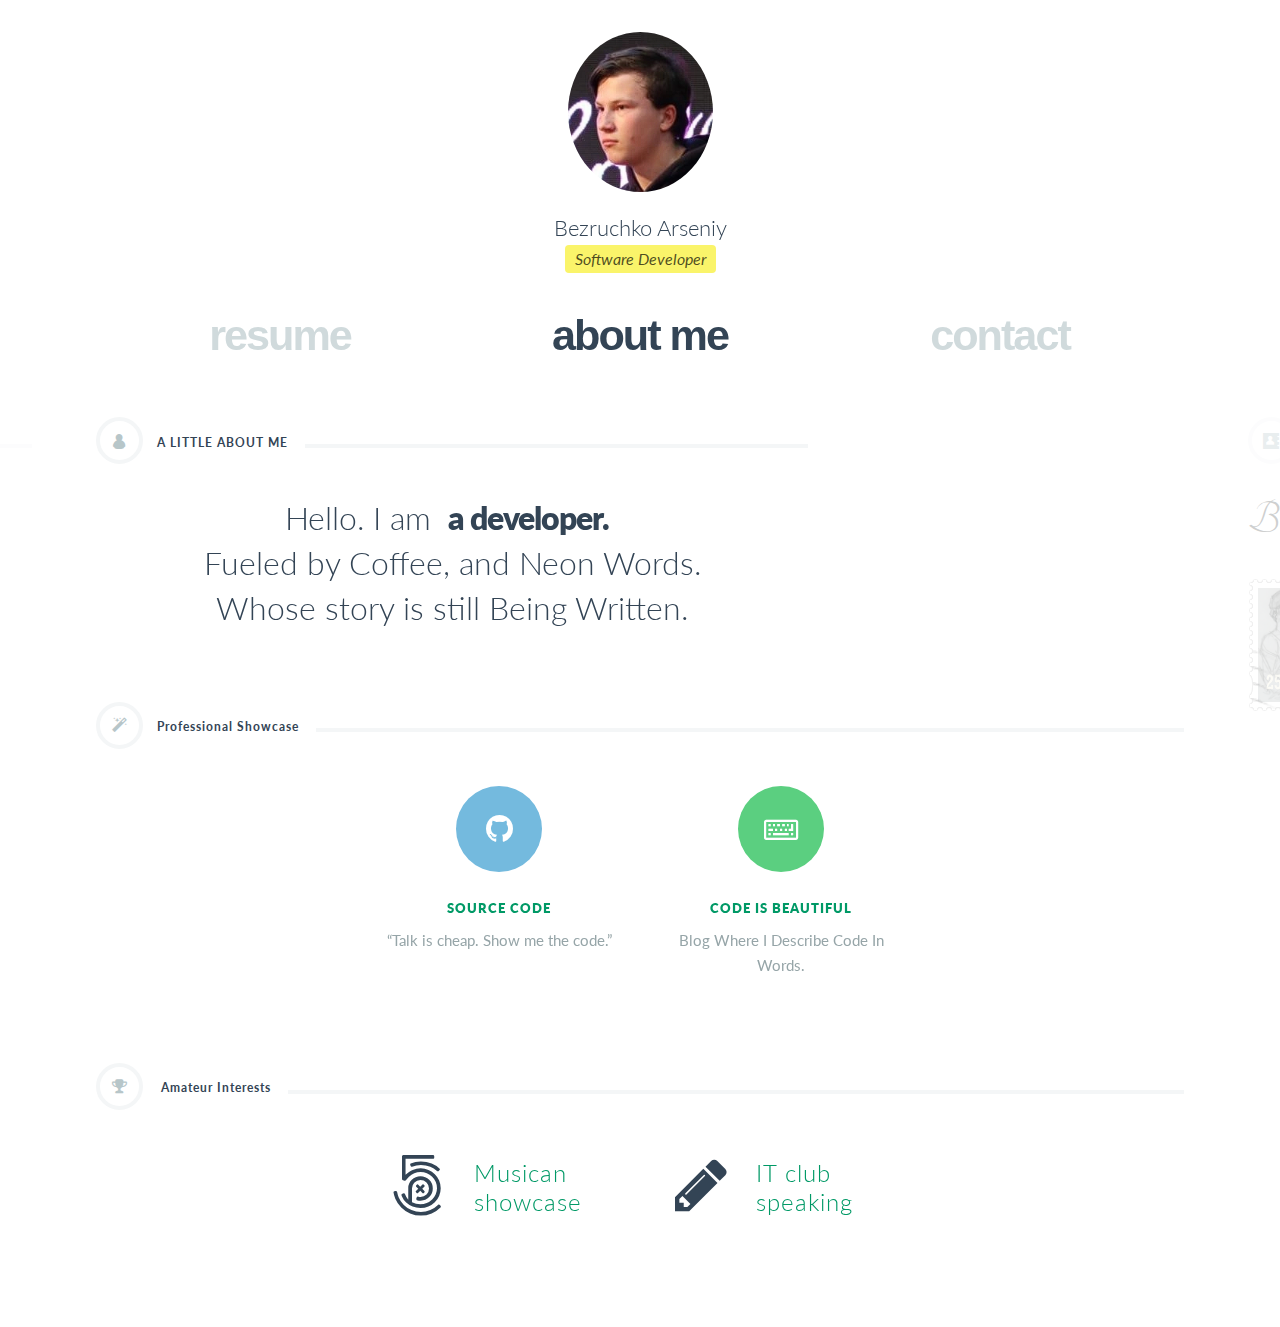
<file: index.html>
<!DOCTYPE html>
<html
  lang="en"
  class="no-js one-page-layout"
  data-classic-layout="false"
  data-mobile-only-classic-layout="true"
  data-inAnimation="fadeInUp"
  data-outAnimation="fadeOutDownBig"
>
  <head>
    <meta charset="utf-8" />
    <meta name="viewport" content="width=device-width, initial-scale=1, maximum-scale=1"/>
    <meta name="description" content="Bezruchko Arseniy" />
    <meta name="keywords" content="Arseniy, Bezruchko, Bezruchko Arseniy Russia, Bezruchko Arseniy developer, Bezruchko Arseniy golang, Bezruchko Arseniy golangrussia, bezruchkoarseniy, arseniybezruchko, Bezruchko Arseniy, bezruchkoarseniy"/>
    <meta name="author" content="Bezruchko Arseniy" />

    <title>Bezruchko Arseniy</title>

    <!-- FAV and TOUCH ICONS -->
    <link rel="shortcut icon" href="images/ico/logo.svg" />

    <script src="js/modernizr.custom.js"></script>

    <!-- FONTS -->
    <link href="https://fonts.googleapis.com/css?family=Lato:100,300,400,700,900,100italic,300italic,400italic,700italic,900italic" rel="stylesheet" type="text/css"/>
    <link href="https://fonts.googleapis.com/css?family=Oswald" rel="stylesheet" type="text/css"/>
    <link href="https://fonts.googleapis.com/css?family=Tangerine:400,700" rel="stylesheet" type="text/css"/>

    <!-- STYLES -->
    <link rel="stylesheet" type="text/css" media="print" href="css/print.css" />
    <link rel="stylesheet" type="text/css" href="css/normalize.css" />
    <link rel="stylesheet" type="text/css" href="css/bootstrap.min.css" />
    <link rel="stylesheet" type="text/css" href="js/nprogress/nprogress.css" />
    <link rel="stylesheet" type="text/css" href="css/animate.css" />
    <link rel="stylesheet" type="text/css" href="css/fonts/font-awesome/css/font-awesome.min.css"/>
    <link rel="stylesheet" type="text/css" href="css/fonts/fontello/css/fontello.css"/>
    <link rel="stylesheet" type="text/css" href="css/jquery.fancybox-1.3.4.css"/>
    <link rel="stylesheet" type="text/css" href="js/google-code-prettify/prettify.css"/>
    <link rel="stylesheet" type="text/css" href="css/uniform.default.css" />
    <link rel="stylesheet" type="text/css" href="css/flexslider.css" />
    <link rel="stylesheet" type="text/css" href="js/mediaelement/mediaelementplayer.css"/>
    <link rel="stylesheet" type="text/css" href="css/tooltipster.css" />
    <link rel="stylesheet" type="text/css" href="css/style.css" />
    <link rel="stylesheet" type="text/css" href="css/main.css" />

    <!--[if lte IE 9]>
      <script src="js/html5shiv.js"></script>
      <script src="js/respond.min.js"></script>
      <script src="js/selectivizr-min.js"></script>
    <![endif]-->
  </head>

  <body>
    <!-- CONTAINER -->
    <div class="container" id="container">
      <!-- HEADER -->
      <header class="header">
        <img src="images/site/avatar.png" alt="Bezruchko Arseniy avatar" />
        <h1>Bezruchko Arseniy</h1>
        <p>Software Developer</p>

        <!-- NAV MENU -->
        <ul class="vs-nav">
          <li><a href="#/about">about me</a></li>

          <li><a href="#/contact">contact</a></li>
          <li><a href="#/resume">resume</a></li>
        </ul>
        <!-- NAV MENU -->
      </header>
      <!-- HEADER -->

      <!-- WRAPPER -->
      <div class="wrapper">
        <!-- PAGE : ABOUT -->
        <section id="about" class="page">
          <div class="content">
            <!-- row -->
            <div class="row">
              <!-- column 8/12 -->
              <!-- now column 12/12 -->
              <div class="col-md-8">
                <h2 class="section-title">
                  <span><i class="icon-guest"></i>A LITTLE ABOUT ME</span>
                </h2>

                <!-- intro -->
                <div class="intro">
                  <h2>
                    Hello. I am

                    <span class="rotate-words">
                      <span>a developer.</span>
                      <span>a creator.</span>
                      <span>a musican.</span>
                      <span>a designer.</span>
                    </span>

                    <br />
                    Fueled by Coffee, and Neon Words.
                    <br />
                    Whose story is still Being Written.
                  </h2>
                </div>
                <!-- intro -->
              </div>
              <!-- column 8/12 -->

              <!-- column 4/12 -->
<!--              <div class="col-md-4">-->
<!--                <h2 class="section-title">-->
<!--                  <span><i class="icon-twitter"></i>LATEST NEWS</span>-->
<!--                </h2>-->
<!--                <a href="Тут вставлю данные с тг канала или rss ленты" target="_blank">-->
<!--                  <div-->
<!--                    id="latest-tweets"-->
<!--                  ></div>-->
<!--                </a>-->
<!--              </div>-->
              <!-- column 4/12 -->
            </div>
            <!-- row -->

            <h2 class="section-title">
              <span><i class="fa fa-magic"></i>Professional Showcase</span>
            </h2>

            <!-- SERVICES -->
            <div class="row">
              <div class="col-md-3 hidden-sm hidden-xs">
                <!-- service -->
                <div class="service color3"></div>
                <!-- service -->
              </div>

              <div class="col-sm-6 col-md-3">
                <!-- service -->
                <div class="service color2">
                  <a href="https://github.com/Stelsgamer/" target="_blank">
                    <i class="fa fa-github"></i>
                    <h4>Source Code</h4>
                    <p>“Talk is cheap. Show me the code.”</p>
                  </a>
                </div>
                <!-- service -->
              </div>

              <div class="col-sm-6 col-md-3">
                <!-- service -->
                <div class="service color3">
                  <a href="https://blog.asmsystems.ru" target="_blank">
                    <i class="fa fa-keyboard-o"></i>
                    <h4>Code Is Beautiful</h4>
                    <p>Blog Where I Describe Code In Words.</p></a
                  >
                </div>
                <!-- service -->
              </div>

              <div class="col-md-3 hidden-sm hidden-xs">
                <!-- service -->
                <div class="service color3"></div>
                <!-- service -->
              </div>
            </div>
            <!-- SERVICES -->

            <h2 class="section-title">
              <span><i class="fa fa-trophy"></i> Amateur Interests</span>
            </h2>

            <!-- FUN FACT -->
            <div class="row">
              <div class="col-md-3 hidden-sm hidden-xs">
                <!-- fun-fact -->
                <div class="fun-fact"></div>
                <!-- fun-fact -->
              </div>

              <div class="col-sm-6 col-md-3">
                <!-- fun-fact -->
                <div class="fun-fact">
                  <i class="fa fa-500px"></i>
                  <a href="#https://найти и захостить лучшие выступления" target="_blank">
                    <h4>Musican showcase</h4>
                  </a>
                </div>
                <!-- fun-fact -->
              </div>

              <div class="col-sm-6 col-md-3">
                <!-- fun-fact -->
                <div class="fun-fact">
                  <i class="fa fa-pencil"></i>
                  <a href="#https://itclub.ru" target="_blank">
                    <h4>IT club speaking</h4>
                  </a>
                </div>
                <!-- fun-fact -->
              </div>

              <div class="col-md-3 hidden-sm hidden-xs">
                <!-- fun-fact -->
                <div class="fun-fact"></div>
                <!-- fun-fact -->
              </div>
            </div>
            <!-- FUN FACT -->

            <!-- CLIENTS -->
            <!-- CLIENTS -->
          </div>
        </section>
        <!-- PAGE : ABOUT -->

        <!-- PAGE : CONTACT -->
        <section id="contact" class="page">
          <div class="content">
            <!-- row -->
            <div class="row">
              <!-- column 6/12 -->
              <div class="col-md-6">
                <h2 class="section-title">
                  <span
                    ><i class="icon-address-book"></i>LET'S GET IN TOUCH</span
                  >
                </h2>

                <!-- LETTER -->
                <div class="letter">
                  <h4 class="letter-title">Bezruchko Arseniy</h4>

                  <div class="stamp">
                    <img src="images/site/stamp-image.jpg" alt="stamp" />
                  </div>

                  <div class="letter-info">
                    <p><i class="icon-at"></i>Bezruchkoarseniy@gmail.com</p>
                    <p><i class="icon-location"></i>Sakhlin, Russia</p>
                  </div>
                </div>
                <!-- LETTER -->
              </div>
              <!-- column 6/12 -->

              <!-- column 6/12 -->
              <div class="col-md-6">
                <h2 class="section-title">
                  <span><i class="icon-chat"></i>LET'S SOCIALIZE</span>
                </h2>

                <!-- SOCIAL -->
                <ul class="social">
                  <li>
                    <a
                      class="github"
                      href="https://github.com/Stelsgamer/"
                      target="_blank"
                    ></a>
                  </li>
                  <li>
                    <a
                      class="youtube"
                      href="https://youtube.com"
                      target="_blank"
                    ></a>
                  </li>
                  <li>
                    <a
                      class="rss"
                      href="#rss"
                      target="_blank"
                    ></a>
                  </li>
                </ul>
                <!-- SOCIAL -->
              </div>
              <!-- column 6/12 --><!-- column 6/12 -->
            </div>
            <!-- row -->
          </div>
        </section>
        <!-- PAGE : CONTACT -->

        <!-- PAGE : RESUME -->
        <section id="resume" class="page">
          <div class="content">
            <!-- CONTENT -->

            <!-- row -->
            <div class="row">
              <!-- col 6/12 -->
              <div class="col-md-6">
                <!-- timeline -->
                <div class="timeline">
                  <h2><i class="fa fa-flask"></i>WORK HISTORY</h2>

                   <div class="event current">
                    <span class="date">2024</span>
                    <h4>Senior Software Engineer</h4>
                    <h5>Rhonda Software.</h5>
                  </div>

                  <div class="event">
                    <span class="date">2023</span>
                    <h4>Senior FullStack Developer</h4>
                    <h5>Sakhalin Design Bureau of SIMR RAS.</h5>
                  </div>

                  <div class="event">
                    <span class="date">2023</span>
                    <h4>Middle Backend Developer</h4>
                    <h5>Sakhalin Design Bureau of SIMR RAS.</h5>
                  </div>

                  <div class="event">
                    <span class="date">2022</span>
                    <h4>UI|UX Designer / Integrator</h4>
                    <h5>Uminaki.</h5>
                  </div>

                  <div class="event">
                    <span class="date">2022</span>
                    <h4>Microservice Engineer</h4>
                    <h5>Uminaki.</h5>
                  </div>

                  <div class="event">
                    <span class="date">2021</span>
                    <h4>Assistant System Engineer</h4>
                    <h5>Sakhcom.</h5>
                  </div>

                  <div class="event">
                    <span class="date">2020</span>
                    <h4>System Consultancy Services</h4>
                    <h5>Rhonda Software.</h5>
                  </div>
                </div>
                <!-- timeline -->

                <!-- timeline -->
                <div class="timeline">
                  <h2><i class="icon-college"></i>EDUCATION HISTORY</h2>

                  <div class="event">
                    <span class="date">2023</span>
                    <h4>Technosphere safety engineer</h4>
                    <h5>Institute of Natural Sciences and Technosphere Security</h5>
                    <p>
                      I studied of Sakhalin State University.
                    </p>
                  </div>
                </div>
                <!-- timeline -->
              </div>
              <!-- col 6/12 -->

              <!-- col 6/12 -->
              <div class="col-md-6">
                <h2 class="section-title">
                  <span
                    ><i class="icon-linkedin"></i>VIEW MY DEEPMIND STUDIO PROFILE</span
                  >
                </h2>

                <p>
                  I currently work for Nyan corp.
                </p>

                <!-- DOWNLOAD BUTTON -->
                <div class="download-button">
                  <a
                    href="https://deepmind.studio/"
                    target="_blank"
                    class="button primary"
                    >MY DEEPMIND PROFILE</a
                  >
                </div>
                <!-- DOWNLOAD BUTTON -->
              </div>
              <!-- col 6/12 -->
            </div>
            <!-- row -->
          </div>
          <!-- CONTENT -->
        </section>
        <!-- PAGE : RESUME -->
      </div>
      <!-- WRAPPER -->
    </div>
    <!-- CONTAINER -->

    <!-- PORTFOLIO SINGLE AJAX CONTENT CONTAINER -->
    <div class="p-overlay"></div>
    <div class="p-overlay"></div>

    <!-- ALERT : used for contact form mail delivery alert -->
    <div class="site-alert animated"></div>

    <!-- SCRIPTS -->
<!--    <script src="js/jquery-1.10.2.min.js"></script>-->
    <script src="js/jquery-3.7.1.min.js"></script>

    <script src="js/jquery-migrate-1.2.1.min.js"></script>
    <script src="js/jquery.address.min.js"></script>
    <script src="js/triple.layout.js"></script>
    <script src="js/nprogress/nprogress.js"></script>
    <script src="js/fastclick.js"></script>
    <script src="js/jquery.imagesloaded.min.js"></script>
    <script src="js/jquery.isotope.min.js"></script>
    <script src="js/jquery.flexslider-min.js"></script>
    <script src="js/jquery.fitvids.js"></script>
    <script src="js/jquery.uniform.min.js"></script>
    <script src="js/jquery.fancybox-1.3.4.pack.js"></script>
    <script src="js/google-code-prettify/prettify.js"></script>
    <script src="js/mediaelement/mediaelement-and-player.min.js"></script>
    <script src="js/classie.js"></script>
    <script src="js/main.js"></script>
  </body>
</html>
</file>
<file: css/print.css>
/* Print Style Sheet */
@media print {
	body { background:white; font-size:10pt; margin:0 }
	h1, h2, h3, h4, h5, h6 { page-break-after:avoid; page-break-inside:avoid }
	blockquote, table, pre { page-break-inside:avoid }
	ul, ol, dl  { page-break-before:avoid }
	img { page-break-inside:avoid; page-break-after:avoid; }
	.vs-triplelayout .vs-nav .vs-nav-left, .vs-triplelayout .vs-nav .vs-nav-right { display: none; }
}
</file>
<file: js/nprogress/nprogress.css>
/* Make clicks pass-through */
#nprogress {
  pointer-events: none; position: relative; z-index: 1000;
}

#nprogress .bar {
  background: #5BCF80;
  position: fixed;
  z-index: 100;
  top: 0;
  left: 0;
  width: 100%;
  height: 3px;
}

/* Fancy blur effect */
#nprogress .peg {
  display: block;
  position: absolute;
  right: 0px;
  width: 100px;
  height: 100%;
  opacity: 1.0;

  -webkit-transform: rotate(3deg) translate(0px, -6px);
      -ms-transform: rotate(3deg) translate(0px, -6px);
          transform: rotate(3deg) translate(0px, -6px);
}

/* Remove these to get rid of the spinner */
#nprogress .spinner {
  display: block;
  position: fixed;
  z-index: 10000;
  top: 15px;
  left: 15px;
}

#nprogress .spinner-icon {
  width: 20px;
  height: 20px;
  box-sizing: border-box;

  border: solid 3px transparent;
  border-top-color: #5BCF80;
  border-left-color: #5BCF80;
  border-radius: 50%;

  -webkit-animation: nprogress-spinner 400ms linear infinite;
          animation: nprogress-spinner 400ms linear infinite;
}

@-webkit-keyframes nprogress-spinner {
  0%   { -webkit-transform: rotate(0deg); }
  100% { -webkit-transform: rotate(360deg); }
}
@keyframes nprogress-spinner {
  0%   { transform: rotate(0deg); }
  100% { transform: rotate(360deg); }
}
</file>
<file: css/fonts/fontello/css/fontello.css>
@font-face {
  font-family: 'fontello';
  src: url('../font/fontello.eot?63985987');
  src: url('../font/fontello.eot?63985987#iefix') format('embedded-opentype'),
       url('../font/fontello.woff?63985987') format('woff'),
       url('../font/fontello.ttf?63985987') format('truetype'),
       url('../font/fontello.svg?63985987#fontello') format('svg');
  font-weight: normal;
  font-style: normal;
}
/* Chrome hack: SVG is rendered more smooth in Windozze. 100% magic, uncomment if you need it. */
/* Note, that will break hinting! In other OS-es font will be not as sharp as it could be */
/*
@media screen and (-webkit-min-device-pixel-ratio:0) {
  @font-face {
    font-family: 'fontello';
    src: url('../font/fontello.svg?63985987#fontello') format('svg');
  }
}
*/
 
 [class^="icon-"]:before, [class*=" icon-"]:before {
  font-family: "fontello";
  font-style: normal;
  font-weight: normal;
  speak: none;
 
  display: inline-block;
  text-decoration: inherit;
  width: 1em;
  margin-right: .2em;
  text-align: center;
  /* opacity: .8; */
 
  /* For safety - reset parent styles, that can break glyph codes*/
  font-variant: normal;
  text-transform: none;
     
  /* fix buttons height, for twitter bootstrap */
  line-height: 1em;
 
  /* Animation center compensation - margins should be symmetric */
  /* remove if not needed */
  margin-left: .2em;
 
  /* you can be more comfortable with increased icons size */
  /* font-size: 120%; */
 
  /* Uncomment for 3D effect */
  /* text-shadow: 1px 1px 1px rgba(127, 127, 127, 0.3); */
}
 
.icon-facebook:before { content: '\e800'; } /* '' */
.icon-twitter:before { content: '\e801'; } /* '' */
.icon-linkedin:before { content: '\e802'; } /* '' */
.icon-gplus:before { content: '\e803'; } /* '' */
.icon-pinterest:before { content: '\e804'; } /* '' */
.icon-github-circled:before { content: '\e805'; } /* '' */
.icon-dribbble:before { content: '\e806'; } /* '' */
.icon-digg:before { content: '\e807'; } /* '' */
.icon-instagram:before { content: '\e808'; } /* '' */
.icon-xing:before { content: '\e809'; } /* '' */
.icon-lastfm:before { content: '\e80a'; } /* '' */
.icon-rss:before { content: '\e80b'; } /* '' */
.icon-vimeo:before { content: '\e80c'; } /* '' */
.icon-forrst:before { content: '\e80d'; } /* '' */
.icon-foursquare:before { content: '\e80e'; } /* '' */
.icon-blogger:before { content: '\e80f'; } /* '' */
.icon-flickr:before { content: '\e810'; } /* '' */
.icon-weibo:before { content: '\e811'; } /* '' */
.icon-skype:before { content: '\e812'; } /* '' */
.icon-youtube:before { content: '\e813'; } /* '' */
.icon-soundcloud:before { content: '\e814'; } /* '' */
.icon-tumblr:before { content: '\e815'; } /* '' */
.icon-wordpress:before { content: '\e816'; } /* '' */
.icon-stackoverflow:before { content: '\e817'; } /* '' */
.icon-delicious:before { content: '\e818'; } /* '' */
.icon-grooveshark:before { content: '\e819'; } /* '' */
.icon-lkdto:before { content: '\e81a'; } /* '' */
.icon-hackernews:before { content: '\e81b'; } /* '' */
.icon-login:before { content: '\e81c'; } /* '' */
.icon-lego:before { content: '\e81d'; } /* '' */
.icon-bitbucket:before { content: '\e81e'; } /* '' */
.icon-pocket:before { content: '\e81f'; } /* '' */
.icon-buffer:before { content: '\e820'; } /* '' */
.icon-acrobat:before { content: '\e821'; } /* '' */
.icon-drupal:before { content: '\e822'; } /* '' */
.icon-statusnet:before { content: '\e823'; } /* '' */
.icon-appnet:before { content: '\e824'; } /* '' */
.icon-dwolla:before { content: '\e825'; } /* '' */
.icon-angellist:before { content: '\e826'; } /* '' */
.icon-print:before { content: '\e827'; } /* '' */
.icon-cart:before { content: '\e828'; } /* '' */
.icon-opentable:before { content: '\e829'; } /* '' */
.icon-stripe:before { content: '\e82a'; } /* '' */
.icon-posterous:before { content: '\e82b'; } /* '' */
.icon-scribd:before { content: '\e82c'; } /* '' */
.icon-eventbrite:before { content: '\e82d'; } /* '' */
.icon-intensedebate:before { content: '\e82e'; } /* '' */
.icon-yelp:before { content: '\e82f'; } /* '' */
.icon-eventasaurus:before { content: '\e830'; } /* '' */
.icon-quora:before { content: '\e831'; } /* '' */
.icon-openid:before { content: '\e832'; } /* '' */
.icon-pinboard:before { content: '\e833'; } /* '' */
.icon-gmail:before { content: '\e834'; } /* '' */
.icon-songkick:before { content: '\e835'; } /* '' */
.icon-plurk:before { content: '\e836'; } /* '' */
.icon-itunes:before { content: '\e837'; } /* '' */
.icon-googleplay:before { content: '\e838'; } /* '' */
.icon-github:before { content: '\e839'; } /* '' */
.icon-ebay:before { content: '\e83a'; } /* '' */
.icon-dropbox:before { content: '\e83b'; } /* '' */
.icon-cloudapp:before { content: '\e83c'; } /* '' */
.icon-steam:before { content: '\e83d'; } /* '' */
.icon-amazon:before { content: '\e83e'; } /* '' */
.icon-podcast:before { content: '\e83f'; } /* '' */
.icon-myspace:before { content: '\e840'; } /* '' */
.icon-macstore:before { content: '\e841'; } /* '' */
.icon-email:before { content: '\e842'; } /* '' */
.icon-chrome:before { content: '\e843'; } /* '' */
.icon-yahoo:before { content: '\e844'; } /* '' */
.icon-windows:before { content: '\e845'; } /* '' */
.icon-viadeo:before { content: '\e846'; } /* '' */
.icon-instapaper:before { content: '\e847'; } /* '' */
.icon-meetup:before { content: '\e848'; } /* '' */
.icon-vk:before { content: '\e849'; } /* '' */
.icon-klout:before { content: '\e84a'; } /* '' */
.icon-plancast:before { content: '\e84b'; } /* '' */
.icon-disqus:before { content: '\e84c'; } /* '' */
.icon-google:before { content: '\e84d'; } /* '' */
.icon-evernote:before { content: '\e84e'; } /* '' */
.icon-cc:before { content: '\e84f'; } /* '' */
.icon-appstore:before { content: '\e850'; } /* '' */
.icon-gowalla:before { content: '\e851'; } /* '' */
.icon-guest:before { content: '\e852'; } /* '' */
.icon-reddit:before { content: '\e853'; } /* '' */
.icon-spotify:before { content: '\e854'; } /* '' */
.icon-stumbleupon:before { content: '\e855'; } /* '' */
.icon-fivehundredpx:before { content: '\e856'; } /* '' */
.icon-bitcoin:before { content: '\e857'; } /* '' */
.icon-w3c:before { content: '\e858'; } /* '' */
.icon-html5:before { content: '\e859'; } /* '' */
.icon-ie:before { content: '\e85a'; } /* '' */
.icon-call:before { content: '\e85b'; } /* '' */
.icon-ninetyninedesigns:before { content: '\e85c'; } /* '' */
.icon-calendar:before { content: '\e85d'; } /* '' */
.icon-lanyrd:before { content: '\e85e'; } /* '' */
.icon-wikipedia:before { content: '\e85f'; } /* '' */
.icon-smashmag:before { content: '\e860'; } /* '' */
.icon-eventful:before { content: '\e861'; } /* '' */
.icon-android:before { content: '\e862'; } /* '' */
.icon-flattr:before { content: '\e863'; } /* '' */
.icon-paypal:before { content: '\e864'; } /* '' */
.icon-aim:before { content: '\e865'; } /* '' */
.icon-duckduckgo:before { content: '\e866'; } /* '' */
.icon-friendfeed:before { content: '\e867'; } /* '' */
.icon-behance:before { content: '\e868'; } /* '' */
.icon-picture:before { content: '\e869'; } /* '' */
.icon-camera:before { content: '\e86a'; } /* '' */
.icon-info:before { content: '\e86b'; } /* '' */
.icon-link:before { content: '\e86c'; } /* '' */
.icon-attach:before { content: '\e86d'; } /* '' */
.icon-pin:before { content: '\e86e'; } /* '' */
.icon-tag:before { content: '\e86f'; } /* '' */
.icon-tag-empty:before { content: '\e870'; } /* '' */
.icon-quote-left:before { content: '\e871'; } /* '' */
.icon-quote-right:before { content: '\e872'; } /* '' */
.icon-pencil:before { content: '\e873'; } /* '' */
.icon-pencil-neg:before { content: '\e874'; } /* '' */
.icon-comment:before { content: '\e875'; } /* '' */
.icon-comment-inv:before { content: '\e876'; } /* '' */
.icon-comment-alt:before { content: '\e877'; } /* '' */
.icon-comment-inv-alt:before { content: '\e878'; } /* '' */
.icon-comment-alt2:before { content: '\e879'; } /* '' */
.icon-comment-inv-alt2:before { content: '\e87a'; } /* '' */
.icon-chat:before { content: '\e87b'; } /* '' */
.icon-chat-inv:before { content: '\e87c'; } /* '' */
.icon-location:before { content: '\e87d'; } /* '' */
.icon-location-inv:before { content: '\e87e'; } /* '' */
.icon-location-alt:before { content: '\e87f'; } /* '' */
.icon-compass:before { content: '\e880'; } /* '' */
.icon-doc:before { content: '\e881'; } /* '' */
.icon-doc-inv:before { content: '\e882'; } /* '' */
.icon-doc-alt:before { content: '\e883'; } /* '' */
.icon-doc-inv-alt:before { content: '\e884'; } /* '' */
.icon-book-open:before { content: '\e885'; } /* '' */
.icon-cog:before { content: '\e886'; } /* '' */
.icon-share:before { content: '\e887'; } /* '' */
.icon-mic:before { content: '\e888'; } /* '' */
.icon-headphones:before { content: '\e889'; } /* '' */
.icon-clock:before { content: '\e88a'; } /* '' */
.icon-lamp:before { content: '\e88b'; } /* '' */
.icon-resize-full:before { content: '\e88c'; } /* '' */
.icon-resize-full-alt:before { content: '\e88d'; } /* '' */
.icon-resize-small:before { content: '\e88e'; } /* '' */
.icon-resize-small-alt:before { content: '\e88f'; } /* '' */
.icon-play:before { content: '\e890'; } /* '' */
.icon-play-circle2:before { content: '\e891'; } /* '' */
.icon-stop:before { content: '\e892'; } /* '' */
.icon-pause:before { content: '\e893'; } /* '' */
.icon-award:before { content: '\e894'; } /* '' */
.icon-award-empty:before { content: '\e895'; } /* '' */
.icon-mobile:before { content: '\e896'; } /* '' */
.icon-cd:before { content: '\e897'; } /* '' */
.icon-equalizer:before { content: '\e898'; } /* '' */
.icon-aperture:before { content: '\e899'; } /* '' */
.icon-aperture-alt:before { content: '\e89a'; } /* '' */
.icon-book:before { content: '\e89b'; } /* '' */
.icon-book-alt:before { content: '\e89c'; } /* '' */
.icon-brush:before { content: '\e89d'; } /* '' */
.icon-brush-alt:before { content: '\e89e'; } /* '' */
.icon-layers:before { content: '\e89f'; } /* '' */
.icon-layers-alt:before { content: '\e8a0'; } /* '' */
.icon-flash:before { content: '\e8a1'; } /* '' */
.icon-chart-bar:before { content: '\e8a2'; } /* '' */
.icon-chart-pie:before { content: '\e8a3'; } /* '' */
.icon-key:before { content: '\e8a4'; } /* '' */
.icon-key-inv:before { content: '\e8a5'; } /* '' */
.icon-hash:before { content: '\e8a6'; } /* '' */
.icon-at:before { content: '\e8a7'; } /* '' */
.icon-pilcrow:before { content: '\e8a8'; } /* '' */
.icon-article-alt:before { content: '\e8a9'; } /* '' */
.icon-doc-1:before { content: '\e8aa'; } /* '' */
.icon-award-1:before { content: '\e8ab'; } /* '' */
.icon-tablet:before { content: '\e8ac'; } /* '' */
.icon-cd-1:before { content: '\e8ad'; } /* '' */
.icon-book-1:before { content: '\e8ae'; } /* '' */
.icon-easel:before { content: '\e8af'; } /* '' */
.icon-globe:before { content: '\e8b0'; } /* '' */
.icon-dollar:before { content: '\e8b1'; } /* '' */
.icon-cloud:before { content: '\e8b2'; } /* '' */
.icon-camera-1:before { content: '\e8b3'; } /* '' */
.icon-trophy:before { content: '\e8b4'; } /* '' */
.icon-flash-1:before { content: '\e8b5'; } /* '' */
.icon-paper-plane:before { content: '\e8b6'; } /* '' */
.icon-fontsize:before { content: '\e8b7'; } /* '' */
.icon-color-adjust:before { content: '\e8b8'; } /* '' */
.icon-vector-pencil:before { content: '\e8b9'; } /* '' */
.icon-spread:before { content: '\e8ba'; } /* '' */
.icon-art-gallery:before { content: '\e8bb'; } /* '' */
.icon-bicycle:before { content: '\e8bc'; } /* '' */
.icon-cafe:before { content: '\e8bd'; } /* '' */
.icon-college:before { content: '\e8be'; } /* '' */
.icon-embassy:before { content: '\e8bf'; } /* '' */
.icon-fast-food:before { content: '\e8c0'; } /* '' */
.icon-jabber:before { content: '\e8c1'; } /* '' */
.icon-instagram-1:before { content: '\e8c2'; } /* '' */
.icon-instagram-filled:before { content: '\e8c3'; } /* '' */
.icon-camera-2:before { content: '\e8c4'; } /* '' */
.icon-phone:before { content: '\e8c5'; } /* '' */
.icon-cog-1:before { content: '\e8c6'; } /* '' */
.icon-lightbulb:before { content: '\e8c7'; } /* '' */
.icon-play-1:before { content: '\e8c8'; } /* '' */
.icon-pause-1:before { content: '\e8c9'; } /* '' */
.icon-stop-1:before { content: '\e8ca'; } /* '' */
.icon-play-circled:before { content: '\e8cb'; } /* '' */
.icon-play-circled2:before { content: '\e8cc'; } /* '' */
.icon-stop-circled:before { content: '\e8cd'; } /* '' */
.icon-pause-circled:before { content: '\e8ce'; } /* '' */
.icon-desktop:before { content: '\e8cf'; } /* '' */
.icon-laptop:before { content: '\e8d0'; } /* '' */
.icon-globe-1:before { content: '\e8d1'; } /* '' */
.icon-leaf:before { content: '\e8d2'; } /* '' */
.icon-qrcode:before { content: '\e8d3'; } /* '' */
.icon-book-2:before { content: '\e8d4'; } /* '' */
.icon-gauge:before { content: '\e8d5'; } /* '' */
.icon-address-book:before { content: '\e8d6'; } /* '' */
.icon-person:before { content: '\e8d7'; } /* '' */
.icon-adult:before { content: '\e8d8'; } /* '' */
.icon-child:before { content: '\e8d9'; } /* '' */
.icon-css:before { content: '\e8da'; } /* '' */
.icon-slideshare:before { content: '\e8db'; } /* '' */
.icon-paper-plane-1:before { content: '\e8dc'; } /* '' */
.icon-volume-off:before { content: '\e8dd'; } /* '' */
.icon-volume-down:before { content: '\e8de'; } /* '' */
.icon-volume-up:before { content: '\e8df'; } /* '' */
.icon-picasa:before { content: '\e8e0'; } /* '' */
.icon-left-open:before { content: '\e8e1'; } /* '' */
.icon-right-open:before { content: '\e8e2'; } /* '' */
.icon-home:before { content: '\e8e3'; } /* '' */
.icon-home-1:before { content: '\e8e4'; } /* '' */
.icon-home-2:before { content: '\e8e5'; } /* '' */
.icon-deviantart:before { content: '\e8e6'; } /* '' */
</file>
<file: js/google-code-prettify/prettify.css>
.com { color: #93a1a1; }
.lit { color: #195f91; }
.pun, .opn, .clo { color: #93a1a1; }
.fun { color: #dc322f; }
.str, .atv { color: #D14; }
.kwd, .prettyprint .tag { color: #1e347b; }
.typ, .atn, .dec, .var { color: teal; }
.pln { color: #48484c; }

.prettyprint {
  padding: 22px;
  border: 1px solid #DDE4E6;
  box-shadow: inset 0 1px 0 #fff, 1px 1px 0 #fff, 2px 2px 0 #DDE4E6, 3px 3px 0 #fff, 4px 4px 0 #DDE4E6;
  background-color: #fff; 
  background-image: -webkit-linear-gradient(#EAEEEF .1em, transparent .1em);
  background-image: -o-linear-gradient(#EAEEEF .1em, transparent .1em);
  background-image: linear-gradient(#EAEEEF .1em, transparent .1em);
  background-size: 100% 1.6em;
}
.prettyprint.linenums {
	padding:22px 8px;
	background-size: 100% 1.7em;
	box-shadow: inset 40px 0 0 #fbfbfc, inset 41px 0 0 #ececf0, inset 0 1px 0 #fff, 1px 1px 0 #fff, 2px 2px 0 #ddd, 3px 3px 0 #fff, 4px 4px 0 #ddd;	
}

/* Specify class=linenums on a pre to get line numbering */
ol.linenums {
  margin: 0 0 0 33px; /* IE indents via margin-left */
  padding-left:0;
}
ol.linenums li {
  padding-left: 16px;
  color: #bebec5;
  line-height: 20px;
  text-shadow: 0 1px 0 #fff;
}
</file>
<file: css/uniform.default.css>
/*

Uniform Theme: Uniform Default
Version: 1.8 - editted by pixelwars
By: Josh Pyles
License: MIT License
---
For use with the Uniform plugin:
http://pixelmatrixdesign.com/uniform/
---
Generated by Uniform Theme Generator:
http://pixelmatrixdesign.com/uniform/themer.html

*/

/* Global Declaration */

div.selector, 
div.selector span, 
div.checker span,
div.radio span, 
div.uploader, 
div.uploader span.action,
div.button,
div.button span {
  /*background-image: url(images/sprite.png);*/
  background-repeat: no-repeat;
  -webkit-font-smoothing: antialiased;
}

.selector, 
.radio, 
.checker, 
.uploader,
.button, 
.selector *, 
.radio *, 
.checker *, 
.uploader *,
.button *{
  margin: 0;
  padding: 0;
}

/* INPUT & TEXTAREA */

input.text,
input.email,
input.search,
input.tel,
input.url,
input.datetime,
input.date,
input.month,
input.week,
input.time,
input.datetime-local,
input.number,
input.color,
input.password,
select.uniform-multiselect,
textarea.uniform {
  font-size: 12px;
  font-weight: normal;
  padding: 3px;
  color: #777;
  /*background: url('images/bg-input.png') repeat-x 0px 0px;*/
  border-top: solid 1px #aaa;
  border-left: solid 1px #aaa;
  border-bottom: solid 1px #ccc;
  border-right: solid 1px #ccc;
  -webkit-border-radius: 3px;
  -moz-border-radius: 3px;
  border-radius: 3px;
  outline: 0;
}

/* remove default webkit and possible mozilla .search styles */
input.search, input.search:active  {
  -moz-appearance: none;
  -webkit-appearance: none;
}

/*input.text:focus,
input.email:focus,
input.search:focus,
input.tel:focus,
input.url:focus,
input.datetime:focus,
input.date:focus,
input.month:focus,
input.week:focus,
input.time:focus,
input.datetime-local:focus,
input.number:focus,
input.color:focus,
input.password:focus,
select.uniform-multiselect:focus,
textarea.uniform:focus {
  -webkit-box-shadow: 0px 0px 4px rgba(0,0,0,0.3);
  -moz-box-shadow: 0px 0px 4px rgba(0,0,0,0.3);
  box-shadow: 0px 0px 4px rgba(0,0,0,0.3);
  border-color: #999;
  background: url('images/bg-input-focus.png') repeat-x 0px 0px;
}*/

/* SPRITES */

/* Select */

div.selector {
  background-position: -483px -130px;
  line-height: 45px;
  height: 45px;
}

div.selector span {
  background-position: right 0px;
  height: 26px;
  line-height: 26px;
}

div.selector select {
  /* change these to adjust positioning of select element */
  top: 0px;
  left: 0px;
}

div.selector:active, 
div.selector.active {
  background-position: -483px -156px;
}

div.selector:active span, 
div.selector.active span {
  background-position: right -26px;
}

div.selector.focus, div.selector.hover, div.selector:hover {
  background-position: -483px -182px;
}

div.selector.focus span, div.selector.hover span, div.selector:hover span {
  background-position: right -52px;
}

div.selector.focus:active,
div.selector.focus.active,
div.selector:hover:active,
div.selector.active:hover {
  background-position: -483px -208px;
}

div.selector.focus:active span,
div.selector:hover:active span,
div.selector.active:hover span,
div.selector.focus.active span {
  background-position: right -78px;
}

div.selector.disabled {
  background-position: -483px -234px;
}

div.selector.disabled span {
  background-position: right -104px;
}

/* Checkbox */

div.checker {
  width: 19px;
  height: 19px;
}

div.checker input {
  width: 19px;
  height: 19px;
}

div.checker span {
  background-position: 0px -260px;
  height: 19px;
  width: 19px;
}

div.checker:active span, 
div.checker.active span {
  background-position: -19px -260px;
}

div.checker.focus span,
div.checker:hover span {
  background-position: -38px -260px;
}

div.checker.focus:active span,
div.checker:active:hover span,
div.checker.active:hover span,
div.checker.focus.active span {
  background-position: -57px -260px;
}

div.checker span.checked {
  background-position: -76px -260px;
}

div.checker:active span.checked, 
div.checker.active span.checked {
  background-position: -95px -260px;
}

div.checker.focus span.checked,
div.checker:hover span.checked {
  background-position: -114px -260px;
}

div.checker.focus:active span.checked,
div.checker:hover:active span.checked,
div.checker.active:hover span.checked,
div.checker.active.focus span.checked {
  background-position: -133px -260px;
}

div.checker.disabled span,
div.checker.disabled:active span,
div.checker.disabled.active span {
  background-position: -152px -260px;
}

div.checker.disabled span.checked,
div.checker.disabled:active span.checked,
div.checker.disabled.active span.checked {
  background-position: -171px -260px;
}

/* Radio */

div.radio {
  width: 18px;
  height: 18px;
}

div.radio input {
  width: 18px;
  height: 18px;
}

div.radio span {
  height: 18px;
  width: 18px;
  background-position: 0px -279px;
}

div.radio:active span, 
div.radio.active span {
  background-position: -18px -279px;
}

div.radio.focus span, 
div.radio:hover span {
  background-position: -36px -279px;
}

div.radio.focus:active span,
div.radio:active:hover span,
div.radio.active:hover span,
div.radio.active.focus span {
  background-position: -54px -279px;
}

div.radio span.checked {
  background-position: -72px -279px;
}

div.radio:active span.checked,
div.radio.active span.checked {
  background-position: -90px -279px;
}

div.radio.focus span.checked, div.radio:hover span.checked {
  background-position: -108px -279px;
}

div.radio.focus:active span.checked, 
div.radio:hover:active span.checked,
div.radio.focus.active span.checked,
div.radio.active:hover span.checked {
  background-position: -126px -279px;
}

div.radio.disabled span,
div.radio.disabled:active span,
div.radio.disabled.active span {
  background-position: -144px -279px;
}

div.radio.disabled span.checked,
div.radio.disabled:active span.checked,
div.radio.disabled.active span.checked {
  background-position: -162px -279px;
}

/* Uploader */

div.uploader {
  background-position: 0px -297px;
  height: 28px;
}

div.uploader span.action {
  background-position: right -409px;
  height: 24px;
  line-height: 24px;
}

div.uploader span.filename {
  height: 24px;
  /* change this line to adjust positioning of filename area */
  margin: 2px 0px 2px 2px;
  line-height: 24px;
}

div.uploader.focus,
div.uploader.hover,
div.uploader:hover {
  background-position: 0px -353px;
}

div.uploader.focus span.action,
div.uploader.hover span.action,
div.uploader:hover span.action {
  background-position: right -437px;
}

div.uploader.active span.action,
div.uploader:active span.action {
  background-position: right -465px;
}

div.uploader.focus.active span.action,
div.uploader:focus.active span.action,
div.uploader.focus:active span.action,
div.uploader:focus:active span.action {
  background-position: right -493px;
}

div.uploader.disabled {
  background-position: 0px -325px;
}

div.uploader.disabled span.action {
  background-position: right -381px;
}

div.button {
  background-position: 0px -523px;
}

div.button span {
  background-position: right -643px;
}

div.button.focus,
div.button:focus,
div.button:hover,
div.button.hover {
  background-position: 0px -553px;
}

div.button.focus span,
div.button:focus span,
div.button:hover span,
div.button.hover span {
  background-position: right -673px; 
}

div.button.active,
div.button:active {
  background-position: 0px -583px;
}

div.button.active span,
div.button:active span {
  background-position: right -703px;
  color: #555;
}

div.button.disabled,
div.button:disabled {
  background-position: 0px -613px;
}

div.button.disabled span,
div.button:disabled span {
  background-position: right -733px;
  color: #bbb;
  cursor: default;
}

/* PRESENTATION */

/* Button */

div.button {
  height: 30px;
}

div.button span {
  margin-left: 13px;
  height: 22px;
  padding-top: 8px;
  font-weight: bold;
  font-size: 12px;
  letter-spacing: 1px;
  text-transform: uppercase;
  padding-left: 2px;
  padding-right: 15px;
}

/* Select */
div.selector {
  width: 190px;
  font-size: 12px;
}

div.selector select {
  min-width: 190px;
  font-size: 12px;
  border: solid 1px #fff;
}

div.selector span {
  padding: 0px 25px 0px 2px;
  cursor: pointer;
}

div.selector span {
  color: #666;
  width: 158px;
  text-shadow: 0 1px 0 #fff;
}

div.selector.disabled span {
  color: #bbb;
}

/* Checker */
div.checker {
  margin-right: 5px;
}

/* Radio */
div.radio {
  margin-right: 3px;
}

/* Uploader */
div.uploader {
  width: 190px;
  cursor: pointer;
}

div.uploader span.action {
  width: 85px;
  text-align: center;
  text-shadow: #fff 0px 1px 0px;
  background-color: #fff;
  font-size: 11px;
  font-weight: bold;
}

div.uploader span.filename {
  color: #777;
  width: 82px;
  border-right: solid 1px #bbb;
  font-size: 11px;
}

div.uploader input {
  width: 190px;
}

div.uploader.disabled span.action {
  color: #aaa;
}

div.uploader.disabled span.filename {
  border-color: #ddd;
  color: #aaa;
}
/*

CORE FUNCTIONALITY 

Not advised to edit stuff below this line
-----------------------------------------------------
*/

.selector, 
.checker, 
.button, 
.radio, 
.uploader {
  display: -moz-inline-box;
  display: inline-block;
  vertical-align: middle;
  zoom: 1;
  *display: inline;
}

.selector select:focus, .radio input:focus, .checker input:focus, .uploader input:focus {
  outline: 0;
}

/* Button */

div.button a,
div.button button,
div.button input {
  position: absolute;
}

div.button {
  cursor: pointer;
  position: relative;
}

div.button span {
  display: -moz-inline-box;
  display: inline-block;
  line-height: 1;
  text-align: center;
}

/* Select */

div.selector {
  position: relative;
  padding-left: 10px;
  overflow: hidden;
}

div.selector span {
  display: block;
  overflow: hidden;
  text-overflow: ellipsis;
  white-space: nowrap;
}

div.selector select {
  position: absolute;
  opacity: 0;
  filter: alpha(opacity=0);
  -moz-opacity: 0;
  height: 25px;
  border: none;
  background: none;
}

/* Checker */

div.checker {
  position: relative;
}

div.checker span {
  display: -moz-inline-box;
  display: inline-block;
  text-align: center;
}

div.checker input {
  opacity: 0;
  filter: alpha(opacity=0);
  -moz-opacity: 0;
  display: inline-block;
  background: none;
}

/* Radio */

div.radio {
  position: relative;
}

div.radio span {
  display: -moz-inline-box;
  display: inline-block;
  text-align: center;
}

div.radio input {
  opacity: 0;
  filter: alpha(opacity=0);
  -moz-opacity: 0;
  text-align: center;
  display: inline-block;
  background: none;
}

/* Uploader */

div.uploader {
  position: relative;
  overflow: hidden;
  cursor: default;
}

div.uploader span.action {
  float: left;
  display: inline;
  padding: 2px 0px;
  overflow: hidden;
  cursor: pointer;
}

div.uploader span.filename {
  padding: 0px 10px;
  float: left;
  display: block;
  overflow: hidden;
  text-overflow: ellipsis;
  white-space: nowrap;
  cursor: default;
}

div.uploader input {
  opacity: 0;
  filter: alpha(opacity=0);
  -moz-opacity: 0;
  position: absolute;
  top: 0;
  right: 0;
  bottom: 0;
  float: right;
  height: 25px;
  border: none;
  cursor: default;
}
</file>
<file: js/mediaelement/mediaelementplayer.css>
.mejs-container{position:relative;background:#000;font-family:Helvetica,Arial;text-align:left;vertical-align:top;text-indent:0;}.me-plugin{position:absolute;}.mejs-embed,.mejs-embed body{width:100%;height:100%;margin:0;padding:0;background:#000;overflow:hidden;}.mejs-fullscreen{overflow:hidden!important;}.mejs-container-fullscreen{position:fixed;left:0;top:0;right:0;bottom:0;overflow:hidden;z-index:1000;}.mejs-container-fullscreen .mejs-mediaelement,.mejs-container-fullscreen video{width:100%;height:100%;}.mejs-clear{clear:both;}.mejs-background{position:absolute;top:0;left:0;}.mejs-mediaelement{position:absolute;top:0;left:0;width:100%;height:100%;}.mejs-poster{position:absolute;top:0;left:0;background-size:contain;background-position:50% 50%;background-repeat:no-repeat;}:root .mejs-poster img{display:none;}.mejs-poster img{border:0;padding:0;border:0;}.mejs-overlay{position:absolute;top:0;left:0;}.mejs-overlay-play{cursor:pointer;}.mejs-overlay-button{position:absolute;top:50%;left:50%;width:100px;height:100px;margin:-50px 0 0 -50px;background:url(images/bigplay.svg) no-repeat;}.no-svg .mejs-overlay-button{background-image:url(images/bigplay.png);}.mejs-overlay:hover .mejs-overlay-button{background-position:0 -100px;}.mejs-overlay-loading{position:absolute;top:50%;left:50%;width:80px;height:80px;margin:-40px 0 0 -40px;background:#333;background:url(images/background.png);background:rgba(0,0,0,0.9);background:-webkit-gradient(linear,0% 0,0% 100%,from(rgba(50,50,50,0.9)),to(rgba(0,0,0,0.9)));background:-webkit-linear-gradient(top,rgba(50,50,50,0.9),rgba(0,0,0,0.9));background:-moz-linear-gradient(top,rgba(50,50,50,0.9),rgba(0,0,0,0.9));background:-o-linear-gradient(top,rgba(50,50,50,0.9),rgba(0,0,0,0.9));background:-ms-linear-gradient(top,rgba(50,50,50,0.9),rgba(0,0,0,0.9));background:linear-gradient(rgba(50,50,50,0.9),rgba(0,0,0,0.9));}.mejs-overlay-loading span{display:block;width:80px;height:80px;background:transparent url(images/loading.gif) 50% 50% no-repeat;}.mejs-container .mejs-controls{position:absolute;list-style-type:none;margin:0;padding:0;bottom:0;left:0;background:url(images/background.png);background:rgba(0,0,0,0.7);background:-webkit-gradient(linear,0% 0,0% 100%,from(rgba(50,50,50,0.7)),to(rgba(0,0,0,0.7)));background:-webkit-linear-gradient(top,rgba(50,50,50,0.7),rgba(0,0,0,0.7));background:-moz-linear-gradient(top,rgba(50,50,50,0.7),rgba(0,0,0,0.7));background:-o-linear-gradient(top,rgba(50,50,50,0.7),rgba(0,0,0,0.7));background:-ms-linear-gradient(top,rgba(50,50,50,0.7),rgba(0,0,0,0.7));background:linear-gradient(rgba(50,50,50,0.7),rgba(0,0,0,0.7));height:30px;width:100%;}.mejs-container .mejs-controls div{list-style-type:none;background-image:none;display:block;float:left;margin:0;padding:0;width:26px;height:26px;font-size:11px;line-height:11px;font-family:Helvetica,Arial;border:0;}.mejs-controls .mejs-button button{cursor:pointer;display:block;font-size:0;line-height:0;text-decoration:none;margin:7px 5px;padding:0;position:absolute;height:16px;width:16px;border:0;background:transparent url(images/controls.svg) no-repeat;}.no-svg .mejs-controls .mejs-button button{background-image:url(images/controls.png);}.mejs-controls .mejs-button button:focus{outline:solid 1px yellow;}.mejs-container .mejs-controls .mejs-time{color:#fff;display:block;height:17px;width:auto;padding:8px 3px 0 3px;overflow:hidden;text-align:center;-moz-box-sizing:content-box;-webkit-box-sizing:content-box;box-sizing:content-box;}.mejs-container .mejs-controls .mejs-time span{color:#fff;font-size:11px;line-height:12px;display:block;float:left;margin:1px 2px 0 0;width:auto;}.mejs-controls .mejs-play button{background-position:0 0;}.mejs-controls .mejs-pause button{background-position:0 -16px;}.mejs-controls .mejs-stop button{background-position:-112px 0;}.mejs-controls div.mejs-time-rail{direction:ltr;width:200px;padding-top:5px;}.mejs-controls .mejs-time-rail span{display:block;position:absolute;width:180px;height:10px;-webkit-border-radius:2px;-moz-border-radius:2px;border-radius:2px;cursor:pointer;}.mejs-controls .mejs-time-rail .mejs-time-total{margin:5px;background:#333;background:rgba(50,50,50,0.8);background:-webkit-gradient(linear,0% 0,0% 100%,from(rgba(30,30,30,0.8)),to(rgba(60,60,60,0.8)));background:-webkit-linear-gradient(top,rgba(30,30,30,0.8),rgba(60,60,60,0.8));background:-moz-linear-gradient(top,rgba(30,30,30,0.8),rgba(60,60,60,0.8));background:-o-linear-gradient(top,rgba(30,30,30,0.8),rgba(60,60,60,0.8));background:-ms-linear-gradient(top,rgba(30,30,30,0.8),rgba(60,60,60,0.8));background:linear-gradient(rgba(30,30,30,0.8),rgba(60,60,60,0.8));}.mejs-controls .mejs-time-rail .mejs-time-buffering{width:100%;background-image:-o-linear-gradient(-45deg,rgba(255,255,255,0.15) 25%,transparent 25%,transparent 50%,rgba(255,255,255,0.15) 50%,rgba(255,255,255,0.15) 75%,transparent 75%,transparent);background-image:-webkit-gradient(linear,0 100%,100% 0,color-stop(0.25,rgba(255,255,255,0.15)),color-stop(0.25,transparent),color-stop(0.5,transparent),color-stop(0.5,rgba(255,255,255,0.15)),color-stop(0.75,rgba(255,255,255,0.15)),color-stop(0.75,transparent),to(transparent));background-image:-webkit-linear-gradient(-45deg,rgba(255,255,255,0.15) 25%,transparent 25%,transparent 50%,rgba(255,255,255,0.15) 50%,rgba(255,255,255,0.15) 75%,transparent 75%,transparent);background-image:-moz-linear-gradient(-45deg,rgba(255,255,255,0.15) 25%,transparent 25%,transparent 50%,rgba(255,255,255,0.15) 50%,rgba(255,255,255,0.15) 75%,transparent 75%,transparent);background-image:-ms-linear-gradient(-45deg,rgba(255,255,255,0.15) 25%,transparent 25%,transparent 50%,rgba(255,255,255,0.15) 50%,rgba(255,255,255,0.15) 75%,transparent 75%,transparent);background-image:linear-gradient(-45deg,rgba(255,255,255,0.15) 25%,transparent 25%,transparent 50%,rgba(255,255,255,0.15) 50%,rgba(255,255,255,0.15) 75%,transparent 75%,transparent);-webkit-background-size:15px 15px;-moz-background-size:15px 15px;-o-background-size:15px 15px;background-size:15px 15px;-webkit-animation:buffering-stripes 2s linear infinite;-moz-animation:buffering-stripes 2s linear infinite;-ms-animation:buffering-stripes 2s linear infinite;-o-animation:buffering-stripes 2s linear infinite;animation:buffering-stripes 2s linear infinite;}@-webkit-keyframes buffering-stripes{from{background-position:0 0;}to{background-position:30px 0;}}@-moz-keyframes buffering-stripes{from{background-position:0 0;}to{background-position:30px 0;}}@-ms-keyframes buffering-stripes{from{background-position:0 0;}to{background-position:30px 0;}}@-o-keyframes buffering-stripes{from{background-position:0 0;}to{background-position:30px 0;}}@keyframes buffering-stripes{from{background-position:0 0;}to{background-position:30px 0;}}.mejs-controls .mejs-time-rail .mejs-time-loaded{background:#3caac8;background:rgba(60,170,200,0.8);background:-webkit-gradient(linear,0% 0,0% 100%,from(rgba(44,124,145,0.8)),to(rgba(78,183,212,0.8)));background:-webkit-linear-gradient(top,rgba(44,124,145,0.8),rgba(78,183,212,0.8));background:-moz-linear-gradient(top,rgba(44,124,145,0.8),rgba(78,183,212,0.8));background:-o-linear-gradient(top,rgba(44,124,145,0.8),rgba(78,183,212,0.8));background:-ms-linear-gradient(top,rgba(44,124,145,0.8),rgba(78,183,212,0.8));background:linear-gradient(rgba(44,124,145,0.8),rgba(78,183,212,0.8));width:0;}.mejs-controls .mejs-time-rail .mejs-time-current{background:#fff;background:rgba(255,255,255,0.8);background:-webkit-gradient(linear,0% 0,0% 100%,from(rgba(255,255,255,0.9)),to(rgba(200,200,200,0.8)));background:-webkit-linear-gradient(top,rgba(255,255,255,0.9),rgba(200,200,200,0.8));background:-moz-linear-gradient(top,rgba(255,255,255,0.9),rgba(200,200,200,0.8));background:-o-linear-gradient(top,rgba(255,255,255,0.9),rgba(200,200,200,0.8));background:-ms-linear-gradient(top,rgba(255,255,255,0.9),rgba(200,200,200,0.8));background:linear-gradient(rgba(255,255,255,0.9),rgba(200,200,200,0.8));width:0;}.mejs-controls .mejs-time-rail .mejs-time-handle{display:none;position:absolute;margin:0;width:10px;background:#fff;-webkit-border-radius:5px;-moz-border-radius:5px;border-radius:5px;cursor:pointer;border:solid 2px #333;top:-2px;text-align:center;}.mejs-controls .mejs-time-rail .mejs-time-float{position:absolute;display:none;background:#eee;width:36px;height:17px;border:solid 1px #333;top:-26px;margin-left:-18px;text-align:center;color:#111;}.mejs-controls .mejs-time-rail .mejs-time-float-current{margin:2px;width:30px;display:block;text-align:center;left:0;}.mejs-controls .mejs-time-rail .mejs-time-float-corner{position:absolute;display:block;width:0;height:0;line-height:0;border:solid 5px #eee;border-color:#eee transparent transparent transparent;-webkit-border-radius:0;-moz-border-radius:0;border-radius:0;top:15px;left:13px;}.mejs-long-video .mejs-controls .mejs-time-rail .mejs-time-float{width:48px;}.mejs-long-video .mejs-controls .mejs-time-rail .mejs-time-float-current{width:44px;}.mejs-long-video .mejs-controls .mejs-time-rail .mejs-time-float-corner{left:18px;}.mejs-controls .mejs-fullscreen-button button{background-position:-32px 0;}.mejs-controls .mejs-unfullscreen button{background-position:-32px -16px;}.mejs-controls .mejs-mute button{background-position:-16px -16px;}.mejs-controls .mejs-unmute button{background-position:-16px 0;}.mejs-controls .mejs-volume-button{position:relative;}.mejs-controls .mejs-volume-button .mejs-volume-slider{display:none;height:115px;width:25px;background:url(images/background.png);background:rgba(50,50,50,0.7);-webkit-border-radius:0;-moz-border-radius:0;border-radius:0;top:-115px;left:0;z-index:1;position:absolute;margin:0;}.mejs-controls .mejs-volume-button:hover{-webkit-border-radius:0 0 4px 4px;-moz-border-radius:0 0 4px 4px;border-radius:0 0 4px 4px;}.mejs-controls .mejs-volume-button .mejs-volume-slider .mejs-volume-total{position:absolute;left:11px;top:8px;width:2px;height:100px;background:#ddd;background:rgba(255,255,255,0.5);margin:0;}.mejs-controls .mejs-volume-button .mejs-volume-slider .mejs-volume-current{position:absolute;left:11px;top:8px;width:2px;height:100px;background:#ddd;background:rgba(255,255,255,0.9);margin:0;}.mejs-controls .mejs-volume-button .mejs-volume-slider .mejs-volume-handle{position:absolute;left:4px;top:-3px;width:16px;height:6px;background:#ddd;background:rgba(255,255,255,0.9);cursor:N-resize;-webkit-border-radius:1px;-moz-border-radius:1px;border-radius:1px;margin:0;}.mejs-controls div.mejs-horizontal-volume-slider{height:26px;width:60px;position:relative;}.mejs-controls .mejs-horizontal-volume-slider .mejs-horizontal-volume-total{position:absolute;left:0;top:11px;width:50px;height:8px;margin:0;padding:0;font-size:1px;-webkit-border-radius:2px;-moz-border-radius:2px;border-radius:2px;background:#333;background:rgba(50,50,50,0.8);background:-webkit-gradient(linear,0% 0,0% 100%,from(rgba(30,30,30,0.8)),to(rgba(60,60,60,0.8)));background:-webkit-linear-gradient(top,rgba(30,30,30,0.8),rgba(60,60,60,0.8));background:-moz-linear-gradient(top,rgba(30,30,30,0.8),rgba(60,60,60,0.8));background:-o-linear-gradient(top,rgba(30,30,30,0.8),rgba(60,60,60,0.8));background:-ms-linear-gradient(top,rgba(30,30,30,0.8),rgba(60,60,60,0.8));background:linear-gradient(rgba(30,30,30,0.8),rgba(60,60,60,0.8));}.mejs-controls .mejs-horizontal-volume-slider .mejs-horizontal-volume-current{position:absolute;left:0;top:11px;width:50px;height:8px;margin:0;padding:0;font-size:1px;-webkit-border-radius:2px;-moz-border-radius:2px;border-radius:2px;background:#fff;background:rgba(255,255,255,0.8);background:-webkit-gradient(linear,0% 0,0% 100%,from(rgba(255,255,255,0.9)),to(rgba(200,200,200,0.8)));background:-webkit-linear-gradient(top,rgba(255,255,255,0.9),rgba(200,200,200,0.8));background:-moz-linear-gradient(top,rgba(255,255,255,0.9),rgba(200,200,200,0.8));background:-o-linear-gradient(top,rgba(255,255,255,0.9),rgba(200,200,200,0.8));background:-ms-linear-gradient(top,rgba(255,255,255,0.9),rgba(200,200,200,0.8));background:linear-gradient(rgba(255,255,255,0.9),rgba(200,200,200,0.8));}.mejs-controls .mejs-horizontal-volume-slider .mejs-horizontal-volume-handle{display:none;}.mejs-controls .mejs-captions-button{position:relative;}.mejs-controls .mejs-captions-button button{background-position:-48px 0;}.mejs-controls .mejs-captions-button .mejs-captions-selector{visibility:hidden;position:absolute;bottom:26px;right:-10px;width:130px;height:100px;background:url(images/background.png);background:rgba(50,50,50,0.7);border:solid 1px transparent;padding:10px;overflow:hidden;-webkit-border-radius:0;-moz-border-radius:0;border-radius:0;}.mejs-controls .mejs-captions-button .mejs-captions-selector ul{margin:0;padding:0;display:block;list-style-type:none!important;overflow:hidden;}.mejs-controls .mejs-captions-button .mejs-captions-selector ul li{margin:0 0 6px 0;padding:0;list-style-type:none!important;display:block;color:#fff;overflow:hidden;}.mejs-controls .mejs-captions-button .mejs-captions-selector ul li input{clear:both;float:left;margin:3px 3px 0 5px;}.mejs-controls .mejs-captions-button .mejs-captions-selector ul li label{width:100px;float:left;padding:4px 0 0 0;line-height:15px;font-family:helvetica,arial;font-size:10px;}.mejs-controls .mejs-captions-button .mejs-captions-translations{font-size:10px;margin:0 0 5px 0;}.mejs-chapters{position:absolute;top:0;left:0;-xborder-right:solid 1px #fff;width:10000px;z-index:1;}.mejs-chapters .mejs-chapter{position:absolute;float:left;background:#222;background:rgba(0,0,0,0.7);background:-webkit-gradient(linear,0% 0,0% 100%,from(rgba(50,50,50,0.7)),to(rgba(0,0,0,0.7)));background:-webkit-linear-gradient(top,rgba(50,50,50,0.7),rgba(0,0,0,0.7));background:-moz-linear-gradient(top,rgba(50,50,50,0.7),rgba(0,0,0,0.7));background:-o-linear-gradient(top,rgba(50,50,50,0.7),rgba(0,0,0,0.7));background:-ms-linear-gradient(top,rgba(50,50,50,0.7),rgba(0,0,0,0.7));background:linear-gradient(rgba(50,50,50,0.7),rgba(0,0,0,0.7));filter:progid:DXImageTransform.Microsoft.Gradient(GradientType=0,startColorstr=#323232,endColorstr=#000000);overflow:hidden;border:0;}.mejs-chapters .mejs-chapter .mejs-chapter-block{font-size:11px;color:#fff;padding:5px;display:block;border-right:solid 1px #333;border-bottom:solid 1px #333;cursor:pointer;}.mejs-chapters .mejs-chapter .mejs-chapter-block-last{border-right:none;}.mejs-chapters .mejs-chapter .mejs-chapter-block:hover{background:#666;background:rgba(102,102,102,0.7);background:-webkit-gradient(linear,0% 0,0% 100%,from(rgba(102,102,102,0.7)),to(rgba(50,50,50,0.6)));background:-webkit-linear-gradient(top,rgba(102,102,102,0.7),rgba(50,50,50,0.6));background:-moz-linear-gradient(top,rgba(102,102,102,0.7),rgba(50,50,50,0.6));background:-o-linear-gradient(top,rgba(102,102,102,0.7),rgba(50,50,50,0.6));background:-ms-linear-gradient(top,rgba(102,102,102,0.7),rgba(50,50,50,0.6));background:linear-gradient(rgba(102,102,102,0.7),rgba(50,50,50,0.6));filter:progid:DXImageTransform.Microsoft.Gradient(GradientType=0,startColorstr=#666666,endColorstr=#323232);}.mejs-chapters .mejs-chapter .mejs-chapter-block .ch-title{font-size:12px;font-weight:bold;display:block;white-space:nowrap;text-overflow:ellipsis;margin:0 0 3px 0;line-height:12px;}.mejs-chapters .mejs-chapter .mejs-chapter-block .ch-timespan{font-size:12px;line-height:12px;margin:3px 0 4px 0;display:block;white-space:nowrap;text-overflow:ellipsis;}.mejs-captions-layer{position:absolute;bottom:0;left:0;text-align:center;line-height:22px;font-size:12px;color:#fff;}.mejs-captions-layer a{color:#fff;text-decoration:underline;}.mejs-captions-layer[lang=ar]{font-size:20px;font-weight:normal;}.mejs-captions-position{position:absolute;width:100%;bottom:15px;left:0;}.mejs-captions-position-hover{bottom:45px;}.mejs-captions-text{padding:3px 5px;background:url(images/background.png);background:rgba(20,20,20,0.8);}.me-cannotplay a{color:#fff;font-weight:bold;}.me-cannotplay span{padding:15px;display:block;}.mejs-controls .mejs-loop-off button{background-position:-64px -16px;}.mejs-controls .mejs-loop-on button{background-position:-64px 0;}.mejs-controls .mejs-backlight-off button{background-position:-80px -16px;}.mejs-controls .mejs-backlight-on button{background-position:-80px 0;}.mejs-controls .mejs-picturecontrols-button{background-position:-96px 0;}.mejs-contextmenu{position:absolute;width:150px;padding:10px;border-radius:4px;top:0;left:0;background:#fff;border:solid 1px #999;z-index:1001;}.mejs-contextmenu .mejs-contextmenu-separator{height:1px;font-size:0;margin:5px 6px;background:#333;}.mejs-contextmenu .mejs-contextmenu-item{font-family:Helvetica,Arial;font-size:12px;padding:4px 6px;cursor:pointer;color:#333;}.mejs-contextmenu .mejs-contextmenu-item:hover{background:#2C7C91;color:#fff;}.mejs-controls .mejs-sourcechooser-button{position:relative;}.mejs-controls .mejs-sourcechooser-button button{background-position:-128px 0;}.mejs-controls .mejs-sourcechooser-button .mejs-sourcechooser-selector{visibility:hidden;position:absolute;bottom:26px;right:-10px;width:130px;height:100px;background:url(images/background.png);background:rgba(50,50,50,0.7);border:solid 1px transparent;padding:10px;overflow:hidden;-webkit-border-radius:0;-moz-border-radius:0;border-radius:0;}.mejs-controls .mejs-sourcechooser-button .mejs-sourcechooser-selector ul{margin:0;padding:0;display:block;list-style-type:none!important;overflow:hidden;}.mejs-controls .mejs-sourcechooser-button .mejs-sourcechooser-selector ul li{margin:0 0 6px 0;padding:0;list-style-type:none!important;display:block;color:#fff;overflow:hidden;}.mejs-controls .mejs-sourcechooser-button .mejs-sourcechooser-selector ul li input{clear:both;float:left;margin:3px 3px 0 5px;}.mejs-controls .mejs-sourcechooser-button .mejs-sourcechooser-selector ul li label{width:100px;float:left;padding:4px 0 0 0;line-height:15px;font-family:helvetica,arial;font-size:10px;}.mejs-postroll-layer{position:absolute;bottom:0;left:0;width:100%;height:100%;background:url(images/background.png);background:rgba(50,50,50,0.7);z-index:1000;overflow:hidden;}.mejs-postroll-layer-content{width:100%;height:100%;}.mejs-postroll-close{position:absolute;right:0;top:0;background:url(images/background.png);background:rgba(50,50,50,0.7);color:#fff;padding:4px;z-index:100;cursor:pointer;}
</file>
<file: css/tooltipster.css>
/* This is the default Tooltipster theme (feel free to modify or duplicate and create multiple themes!): */
.tooltipster-default {
	border-radius: 4px; 
	background: #356;
	color: #fff;
}

/* Use this next selector to style things like font-size and line-height: */
.tooltipster-default .tooltipster-content {
	font-size: 10px;
	letter-spacing: .1em;
	text-transform: uppercase;
	line-height: 14px;
	padding: 10px;
	overflow: hidden;
}

/* This next selector defines the color of the border on the outside of the arrow. This will automatically match the color and size of the border set on the main tooltip styles. Set display: none; if you would like a border around the tooltip but no border around the arrow */
.tooltipster-default .tooltipster-arrow .tooltipster-arrow-border {
	/* border-color: ... !important; */
}


/* If you're using the icon option, use this next selector to style them */
.tooltipster-icon {
	cursor: help;
	margin-left: 4px;
}

/* This is the base styling required to make all Tooltipsters work */
.tooltipster-base {
	padding: 0;
	font-size: 0;
	line-height: 0;
	position: absolute;
	z-index: 9999999;
	pointer-events: none;
	width: auto;
	overflow: visible;
}
.tooltipster-base .tooltipster-content {
	overflow: hidden;
}


/* These next classes handle the styles for the little arrow attached to the tooltip. By default, the arrow will inherit the same colors and border as what is set on the main tooltip itself. */
.tooltipster-arrow {
	display: block;
	text-align: center;
	width: 100%;
	height: 100%;
	position: absolute;
	top: 0;
	left: 0;
	z-index: -1;
}
.tooltipster-arrow span, .tooltipster-arrow-border {
	display: block;
	width: 0; 
	height: 0;
	position: absolute;
}
.tooltipster-arrow-top span, .tooltipster-arrow-top-right span, .tooltipster-arrow-top-left span {
	border-left: 8px solid transparent !important;
	border-right: 8px solid transparent !important;
	border-top: 8px solid;
	bottom: -7px;
}
.tooltipster-arrow-top .tooltipster-arrow-border, .tooltipster-arrow-top-right .tooltipster-arrow-border, .tooltipster-arrow-top-left .tooltipster-arrow-border {
	border-left: 9px solid transparent !important;
	border-right: 9px solid transparent !important;
	border-top: 9px solid;
	bottom: -7px;
}

.tooltipster-arrow-bottom span, .tooltipster-arrow-bottom-right span, .tooltipster-arrow-bottom-left span {
	border-left: 8px solid transparent !important;
	border-right: 8px solid transparent !important;
	border-bottom: 8px solid;
	top: -7px;
}
.tooltipster-arrow-bottom .tooltipster-arrow-border, .tooltipster-arrow-bottom-right .tooltipster-arrow-border, .tooltipster-arrow-bottom-left .tooltipster-arrow-border {
	border-left: 9px solid transparent !important;
	border-right: 9px solid transparent !important;
	border-bottom: 9px solid;
	top: -7px;
}
.tooltipster-arrow-top span, .tooltipster-arrow-top .tooltipster-arrow-border, .tooltipster-arrow-bottom span, .tooltipster-arrow-bottom .tooltipster-arrow-border {
	left: 0;
	right: 0;
	margin: 0 auto;
}
.tooltipster-arrow-top-left span, .tooltipster-arrow-bottom-left span {
	left: 6px;
}
.tooltipster-arrow-top-left .tooltipster-arrow-border, .tooltipster-arrow-bottom-left .tooltipster-arrow-border {
	left: 5px;
}
.tooltipster-arrow-top-right span,  .tooltipster-arrow-bottom-right span {
	right: 6px;
}
.tooltipster-arrow-top-right .tooltipster-arrow-border, .tooltipster-arrow-bottom-right .tooltipster-arrow-border {
	right: 5px;
}
.tooltipster-arrow-left span, .tooltipster-arrow-left .tooltipster-arrow-border {
	border-top: 8px solid transparent !important;
	border-bottom: 8px solid transparent !important; 
	border-left: 8px solid;
	top: 50%;
	margin-top: -7px;
	right: -8px;
}
.tooltipster-arrow-left .tooltipster-arrow-border {
	border-top: 9px solid transparent !important;
	border-bottom: 9px solid transparent !important; 
	border-left: 9px solid;
	margin-top: -8px;
}
.tooltipster-arrow-right span, .tooltipster-arrow-right .tooltipster-arrow-border {
	border-top: 8px solid transparent !important;
	border-bottom: 8px solid transparent !important; 
	border-right: 8px solid;
	top: 50%;
	margin-top: -7px;
	left: -7px;
}
.tooltipster-arrow-right .tooltipster-arrow-border {
	border-top: 9px solid transparent !important;
	border-bottom: 9px solid transparent !important; 
	border-right: 9px solid;
	margin-top: -8px;
}


/* Some CSS magic for the awesome animations - feel free to make your own custom animations and reference it in your Tooltipster settings! */

.tooltipster-fade {
	opacity: 0;
	-webkit-transition-property: opacity;
	-moz-transition-property: opacity;
	-o-transition-property: opacity;
	-ms-transition-property: opacity;
	transition-property: opacity;
}
.tooltipster-fade-show {
	opacity: 1;
}

.tooltipster-grow {
	-webkit-transform: scale(0,0);
	-moz-transform: scale(0,0);
	-o-transform: scale(0,0);
	-ms-transform: scale(0,0);
	transform: scale(0,0);
	-webkit-transition-property: -webkit-transform;
	-moz-transition-property: -moz-transform;
	-o-transition-property: -o-transform;
	-ms-transition-property: -ms-transform;
	transition-property: transform;
	-webkit-backface-visibility: hidden;
}
.tooltipster-grow-show {
	-webkit-transform: scale(1,1);
	-moz-transform: scale(1,1);
	-o-transform: scale(1,1);
	-ms-transform: scale(1,1);
	transform: scale(1,1);
	-webkit-transition-timing-function: cubic-bezier(0.175, 0.885, 0.320, 1);
	-webkit-transition-timing-function: cubic-bezier(0.175, 0.885, 0.320, 1.15); 
	-moz-transition-timing-function: cubic-bezier(0.175, 0.885, 0.320, 1.15); 
	-ms-transition-timing-function: cubic-bezier(0.175, 0.885, 0.320, 1.15); 
	-o-transition-timing-function: cubic-bezier(0.175, 0.885, 0.320, 1.15); 
	transition-timing-function: cubic-bezier(0.175, 0.885, 0.320, 1.15);
}

.tooltipster-swing {
	opacity: 0;
	-webkit-transform: rotateZ(4deg);
	-moz-transform: rotateZ(4deg);
	-o-transform: rotateZ(4deg);
	-ms-transform: rotateZ(4deg);
	transform: rotateZ(4deg);
	-webkit-transition-property: -webkit-transform, opacity;
	-moz-transition-property: -moz-transform;
	-o-transition-property: -o-transform;
	-ms-transition-property: -ms-transform;
	transition-property: transform;
}
.tooltipster-swing-show {
	opacity: 1;
	-webkit-transform: rotateZ(0deg);
	-moz-transform: rotateZ(0deg);
	-o-transform: rotateZ(0deg);
	-ms-transform: rotateZ(0deg);
	transform: rotateZ(0deg);
	-webkit-transition-timing-function: cubic-bezier(0.230, 0.635, 0.495, 1);
	-webkit-transition-timing-function: cubic-bezier(0.230, 0.635, 0.495, 2.4); 
	-moz-transition-timing-function: cubic-bezier(0.230, 0.635, 0.495, 2.4); 
	-ms-transition-timing-function: cubic-bezier(0.230, 0.635, 0.495, 2.4); 
	-o-transition-timing-function: cubic-bezier(0.230, 0.635, 0.495, 2.4); 
	transition-timing-function: cubic-bezier(0.230, 0.635, 0.495, 2.4);
}

.tooltipster-fall {
	top: 0;
	-webkit-transition-property: top;
	-moz-transition-property: top;
	-o-transition-property: top;
	-ms-transition-property: top;
	transition-property: top;
	-webkit-transition-timing-function: cubic-bezier(0.175, 0.885, 0.320, 1);
	-webkit-transition-timing-function: cubic-bezier(0.175, 0.885, 0.320, 1.15); 
	-moz-transition-timing-function: cubic-bezier(0.175, 0.885, 0.320, 1.15); 
	-ms-transition-timing-function: cubic-bezier(0.175, 0.885, 0.320, 1.15); 
	-o-transition-timing-function: cubic-bezier(0.175, 0.885, 0.320, 1.15); 
	transition-timing-function: cubic-bezier(0.175, 0.885, 0.320, 1.15); 
}
.tooltipster-fall-show {
}
.tooltipster-fall.tooltipster-dying {
	-webkit-transition-property: all;
	-moz-transition-property: all;
	-o-transition-property: all;
	-ms-transition-property: all;
	transition-property: all;
	top: 0px !important;
	opacity: 0;
}

.tooltipster-slide {
	left: -40px;
	-webkit-transition-property: left;
	-moz-transition-property: left;
	-o-transition-property: left;
	-ms-transition-property: left;
	transition-property: left;
	-webkit-transition-timing-function: cubic-bezier(0.175, 0.885, 0.320, 1);
	-webkit-transition-timing-function: cubic-bezier(0.175, 0.885, 0.320, 1.15); 
	-moz-transition-timing-function: cubic-bezier(0.175, 0.885, 0.320, 1.15); 
	-ms-transition-timing-function: cubic-bezier(0.175, 0.885, 0.320, 1.15); 
	-o-transition-timing-function: cubic-bezier(0.175, 0.885, 0.320, 1.15); 
	transition-timing-function: cubic-bezier(0.175, 0.885, 0.320, 1.15);
}
.tooltipster-slide.tooltipster-slide-show {
}
.tooltipster-slide.tooltipster-dying {
	-webkit-transition-property: all;
	-moz-transition-property: all;
	-o-transition-property: all;
	-ms-transition-property: all;
	transition-property: all;
	left: 0px !important;
	opacity: 0;
}


/* CSS transition for when contenting is changing in a tooltip that is still open. The only properties that will NOT transition are: width, height, top, and left */
.tooltipster-content-changing {
	opacity: 0.5;
	-webkit-transform: scale(1.1, 1.1);
	-moz-transform: scale(1.1, 1.1);
	-o-transform: scale(1.1, 1.1);
	-ms-transform: scale(1.1, 1.1);
	transform: scale(1.1, 1.1);
}
</file>
<file: css/style.css>
/* =WordPress Core
-------------------------------------------------------------- */
.alignnone {
    margin: .4em 0 1.4em 0;
}

.aligncenter,
div.aligncenter {
    display: block;
    margin: 1.8em auto;
}

.alignright {
    float:right;
    margin: .3em 0 2em 2em;
}

.alignleft {
    float: left;
    margin: .3em 2em 2em 0;
}

.aligncenter {
    display: block;
    margin: 1.8em auto;
	clear: both;
}

a img.alignright {
    float: right;
    margin: .3em 0 2em 2em;
}

a img.alignnone {
    margin: 1em 0;
}

a img.alignleft {
    float: left;
    margin: .3em 2em 2em 0;
}

a img.aligncenter {
    display: block;
    margin-left: auto;
    margin-right: auto
}

.wp-caption {
	color:#6A7686;
    background: #fff;
	border: 1px solid #DDE4E6;
    max-width: 96%; /* Image does not overflow the content area */
	padding: 6px 4px 10px;
    text-align: center;
	border-radius: 4px;
}

.wp-caption.alignnone {
    margin: 1.4em 0;
}

.wp-caption.alignleft {
    margin: .3em 1.6em 1em 0;
}

.wp-caption.alignright {
    margin: .3em 0 1em 1.5em;
}

.wp-caption img {
    border: 0 none;
    height: auto;
    margin: 0;
    max-width: 98.5%;
    padding: 0;
}

.wp-caption p.wp-caption-text {
    font-size: .925em;
    margin: 0;
    padding: .4em .4em .2em;
}
.alignleft:first-child, .alignright:first-child { margin-top:1.2em; }
</file>
<file: css/main.css>
/* --------------------------------------------
	
	main.css : main style file
	Project : cvCard
	version : 1.2.1
	Author : pixelwars 
	
	---
	
	CONTEXT:
	
	1. BASE
		1.1 ELEMENTS
		1.2 FONTS
		1.3 TYPOGRAPHY
	2. FORMS
	3. COMMON
	4. LAYOUT
	5. MODULES
	7. MEDIA QUERIES
	8. THEME
	
   -------------------------------------------- */
   
   
   
/*  --------------------------------------------

	1. BASE (@base) - base html elements
	
    -------------------------------------------- */

/* ----- 1.1 ELEMENTS ----- */   
*,
*:after,
*::before {
	-webkit-box-sizing: border-box; -moz-box-sizing: border-box; box-sizing: border-box;
	}
html {
	font-size: 100%; -webkit-font-smoothing: antialiased;
	}
html,
body {
 	position: relative; width: 100%; height: 100%;
	}
body {
 	 font-size: 1em; line-height: 1.66; -webkit-text-size-adjust: none;
	}
a {
 	color: #096; text-decoration: none; outline: none;
	}
a:hover,
a:focus {
	text-decoration: none; outline: none;
	}
a:hover {
 	color: #5BCF80
	}
iframe {
 	border: none
	}
ul {
 	list-style: square
	}
img {
 	max-width: 100%; height: auto;
	}

/* ----- 1.2 FONTS ----- */ 
/* BODY */
body,
input,
textarea,
select,
button {
 	font-family: Lato, Arial, serif
	}
/* FONT AWESOME chrome svg hack for smooth icons : 
   http://www.adtrak.co.uk/blog/font-face-chrome-rendering/#fix */
@media screen and (-webkit-min-device-pixel-ratio:0) { 
	@font-face {
		font-family: 'FontAwesome'; src: url('fonts/font-awesome/fonts/fontawesome-webfont.svg') format('svg');
		}
	}
/* FONT AWESOME ICONS */
.fancy-ico:before,
#fancybox-close:before,
.icon,
.icon:before,
.mask:before,
.widget-twitter ul:before,
.widget-twitter ul li:before,
.alert:before,
.site-alert:before,
blockquote:before,
.testo:before,
.post-format:before,
.flex-direction-nav a:before,
.toggle h4:before,
dd:before,
.portfolio-nav .back:before,
.process:before {
 	font-family: FontAwesome; font-weight: normal; text-align: left; font-style: normal; display: inline-block; text-decoration: inherit;
	}
	
/* ----- 1.3 TYPOGRAPHY ----- */
/* headings and paragraphs  */
h1 {
 	font-size: 2.20em; margin: 0.8em 0 0.4em 0;
	}
h2 {
 	font-size: 1.50em; margin: 1.0em 0 0.6em 0; font-weight: 800;
	}
h3 {
 	font-size: 1.20em; margin: 1.0em 0 .6em 0;
	}
h4 {
 	font-size: 1.00em; margin: 2.0em 0 .6em 0;
	}
h5 {
 	font-size: 1.00em; margin: 1.0em 0 .8em 0;
	}
h6 {
 	font-size: 0.90em; margin: 1.0em 0 .8em 0;
	}
p {
 	margin: 1.2em 0
	}
/* blockquote  */
blockquote {
 	position: relative; margin: 2em 0; padding: .3em 2em 1em 2.0em; font-size: 1.6em; font-family: Georgia, "Times New Roman", Times, serif; font-weight: 300; font-style: italic;
	}
blockquote:before {
 	display: block; content: "\f10d"; line-height: 1; font-size: 1.2em; position: absolute; left: 0; top: -0.1em; color: #DDE4E6;
	}
blockquote cite {
 	display: block; font-size: 14px; letter-spacing: .04em; text-align: right; padding-right: 1em; margin-top: 12px; font-style: normal; font-weight: 400; color: #B7C6C9;
	}
blockquote cite:before {
 	content: "\2014 \2009"
	}
hr {
 	padding: .6em 0 1em 0; margin-bottom: 3em; outline: 0; border-width: 0 0 1px 0; border-style: solid; border-color: #eee;
	}
/* tables  */
table {
 	font-size: .9em; margin-bottom: 3em; text-align: center;
	}
tr th {
 	padding: .8em 2em .8em 2em; font-weight: 800; border-bottom: 2px solid #DDE4E6; text-transform: uppercase;
	}
tr td {
 	color: #6A7686; padding: .8em 1em .6em 1em; border-bottom: 1px solid #eee;
	}
tfoot tr td {
 	border-bottom: 0
	}
tr:nth-child(odd) td {
 	background: #FAFCFD;
	}
/* code and pre  */
code,
pre {
 	padding: 0 3px 2px; margin-bottom: 4em; font-family: Monaco, Menlo, Consolas, "Courier New", monospace; font-size: 12px; color: #333333; white-space: pre; overflow: auto;
	}
code {
 	display: inline-block; margin: 0 .4em; padding: 1px 6px; background: #fff; border: 1px solid #DDE4E6; box-shadow: 1px 1px 0 #fff, 2px 2px 0 #DDE4E6;
	}
/* lists  */
ol,
ul {
 	margin: .2em 0 1em 0; line-height: 1.8;
	}
ul {
 	list-style: circle
	}
dt {
 	margin-bottom: .4em;
	}
dd {
	padding-bottom: 1em; margin-left: 1.4em;
	}
dd:before {
 	content: "\f0a4"; font-size: 14px; margin-right: 12px; color: #B7C6C9;
	}


/*  --------------------------------------------

	2. FORMS (@forms) - form elements
	
    -------------------------------------------- */
form p {
 	position: relative; margin: 1.6em 0;
	}
label {
 	display: block; font-size: 10px; margin-bottom: .2em; letter-spacing: 1px; color: #6A7686; text-transform: uppercase;
	}
::-webkit-input-placeholder { 
	color: rgba(106, 118, 134, 0.4);
	}
::-moz-placeholder { 
	color: rgba(106, 118, 134, 0.4);
	} 
:-ms-input-placeholder { 
	color: rgba(106, 118, 134, 0.4);
	}
input:not([type=submit]):not([type=button]):not([type=file]):not([type=radio]):not([type=checkbox]),
textarea,
select {
 	padding: .8em; width: 262px; max-width: 100%; font-size: 1em; color: #6A7686; border: 2px solid #e9eeee; border-radius: 4px; background: #fff; -webkit-appearance: none; -webkit-tap-highlight-color: transparent; -moz-box-sizing: border-box; -webkit-box-sizing: border-box; -ms-box-sizing: border-box; box-sizing: border-box;
	}
input:not([type=submit]):not([type=button]):not([type=file]):not([type=radio]):not([type=checkbox]):focus,
textarea:focus,
input:focus,
select:focus,
div.uploader:hover {
 	border-color: #b7c6c9; outline: 0;
	}
select {
 	min-width: 262px
	}
textarea {
 	width: 50%; min-width: 262px; min-height: 11em;
	}
.inline-label {
 	display: inline-block; margin-right: 2em; font-weight: 400; color: #6A7686; letter-spacing: 0;
	}
/* uniform  */
div.selector.disabled,
div.checker.disabled,
div.radio.disabled {
 	opacity: .4
	}
div.selector {
 	font-size: .9em; padding: .4em; width: 262px !important; line-height: 55px; height: 55px; padding-left: 1em; background: #fff; border: 2px solid #e9eeee; border-radius: 4px;
	}
div.selector:before,
div.checker span:before,
div.radio span:before,
div.uploader 
span.action:before {
 	font-family: FontAwesome; font-weight: normal; font-size: 9px; width: 1.8em; text-align: right; font-style: normal; display: inline-block; text-decoration: inherit;
	}
div.selector:before {
 	position: absolute; top: 0; right: 15px; font-size: 26px; color: #b7c6c9; content: "\f107";
	}
div.selector.focus {
 	border-color: #b7c6c9
	}
div.selector.focus:before {
 	color: #6A7686
	}
div.selector.focus,
div.selector.hover,
div.selector:hover {
 	border-color: #b7c6c9
	}
div.selector span {
 	padding-top: 8px; padding-left: 0; color: #6A7686; background: none;
	}
div.selector select {
 	width: 98% !important; left: 1% !important; height: auto; min-height: 53px; line-height: 53px; font-size: 1em; -webkit-tap-highlight-color: transparent;
	}
.android div.selector select {
 	font-size: 2em
	}
/* checkboxes  */
div.checker,
div.radio {
 	width: 20px; height: 29px; margin-right: 7px;
	}
	div.checker span,
	div.radio span {
 	background: none
		}
	div.checker span:before,
	div.radio span:before {
 	text-align: left; position: absolute; top: 0; left: 0; font-size: 22px; line-height: 120%; color: #6A7686; content: "\f096";
		}
	div.checker span.checked:before,
	div.radio span.checked:before {
 	content: "\f046"
		}
	div.radio span:before {
 	content: "\f10c"
		}
	div.radio span.checked:before {
 	content: "\f111"
		}
/* file upload  */
div.uploader {
 	width: 262px; height: 55px; background: #fff; border: 2px solid #e9eeee; border-radius: 4px;
	}
	div.uploader input {
 	width: 100%; z-index: 100; line-height: 55px; min-height: 55px;
		}
	div.uploader span.filename {
 	padding: 0 12px; width: 100%; 100; line-height: 50px; min-height: 55px; border-left: 0; font-size: 13px; color: #6A7686;
		}
	div.uploader span.action {
 	width: 10px; text-indent: -999em; background: #fff; padding: 8px 16px 8px 36px; position: absolute; top: 0; right: 0; font-size: 13px; border-left: 2px solid #e9eeee; height: 100%;
		}
	div.uploader:hover span.action {
 		border-left-color: #b7c6c9;
		}
	div.uploader span.action:before {
 	text-indent: 0; content: "\f0ee"; color: #b7c6c9; font-size: 22px; text-align: center; position: absolute; top: 15px; left: 7px;
		}
/* contact form 7 compatibility  */
.wpcf7 {
 	padding: 0
	}
	.wpcf7 input[type=submit] {
 	margin-top: 1.4em
		}
	.wpcf7 label {
 	display: inline-block; margin-right: 2em;
		}
	.wpcf7 div.checker,
	.wpcf7 div.radio {
 	margin-right: 0px
		}
/* validation  */
label.error {
 	position: absolute; bottom: -20px; left: 0; min-width: 180px; font-size: 13px; font-weight: 800; text-transform: uppercase; padding: .2em .8em; border-radius: 3px; background-color: #DA4842; color: #fff; letter-spacing: 0;
	}
label.error:after {
 	content: " "; position: absolute; left: 1.6em; bottom: 100%; pointer-events: none; width: 0; height: 0; border-bottom: 8px solid #DA4842; border-right: 8px solid transparent;
	}



/*  --------------------------------------------

	3. COMMON (@common) - common and helper classes
	
    -------------------------------------------- */
.cf:before,
.cf:after {
 	content: " "; display: table;
	}
.cf:after {
 	clear: both
	}
.center {
 	text-align: center
	}
.easing,
.media-box .mask,
.client img {
 	-webkit-transition: all 0.3s ease-out; transition: all 0.3s ease-out;
	}
.easing-short,
input,
textarea,
.social li a,
#fancybox-close,
.classic-layout .vs-nav li a,
.latest-posts article header a,
.button,
.portfolio-nav a.button,
.fancy-ico,
.single-page-layout .vs-nav li i,
.entry-title a,
a.more-link,
.format-link .link-content > a:first-child,
.flex-control-paging li a,
.navigation a,
.pagination a,
.entry-meta a,
.nav-single a,
.comment a,
.filters li a,
.entry-title a {
 	-webkit-transition: color 0.1s, background-color .2s, border-color .2s; transition: color 0.1s, background-color .2s, border-color .2s;
	}
.no-csstransitions #nprogress .spinner {
	display: none !important;
	}

/*  --------------------------------------------

	4. LAYOUT (@layout) : layout styles
	
    -------------------------------------------- */
.container {
	position: relative; width: 100%; padding-left: 0; padding-right: 0;
	}
.container:before,
.container:after {
	display: none;
	}
.no-touch .container {
	overflow-x: hidden
	}
.content {
	position: relative; padding: 1em 2em; margin: auto; width: 100%; text-align: left;
	}
.readable-content {
	width: 90%; max-width: 740px; margin-left: auto; margin-right: auto;
	}
.full-width-content {
	max-width: 90%; margin-left: auto; margin-right: auto;
	}
.hentry {
 	padding: 0.25em 0 2.5em 0
	}
.entry-title {
 	margin-top: 0; font-size: 3.0em; line-height: 1.2; font-weight: 800; text-align: center;
	}
.entry-content {
	padding: 0.25em 0 1.250em 0
	}

/* ----- 4.1 HEADER ----- */
.header {
 	z-index: 200; margin: 0 auto; padding: 2em; width: 100%; text-align: center; -webkit-backface-visibility: hidden;
	}
	.header h1 {
 	margin: .9em 0 0 0; padding: 0; font-weight: 300; font-size: 1.4em; line-height: 1.4; -webkit-backface-visibility: hidden;
		}
	.header img {
 	max-height: 160px; border-radius: 50%;
		}
	.header p {
 	font-size: 1em; margin: .1em 0 .6em; display: inline-block; font-style: italic; padding: 6px 10px; background: #FAF46A; color: #345; color: rgba(0,0,0,.7); border-radius: 4px; line-height: 1;
		}
/* single page menu  */
.single-page-layout .vs-nav li a {
 	letter-spacing: -1px; margin: 0 4px; padding: 0;
	}
.single-page-layout .vs-nav li i {
 	font-size: 17px; display: inline-block; width: 58px; line-height: 53px; text-align: center; border-radius: 50%; color: #6A7686; border: 2px solid #ECF0F1; background: #fff;
	}
.single-page-layout .vs-nav li i:hover,
.single-page-layout .vs-nav li i.active {
 	color: #fff; border-color: transparent;
	}
	
/* TRIPLE LAYOUT */
.vs-nav {
 	position: relative; display: block; margin: .9em auto 0 auto; padding: 0; list-style: none; user-select: none;
	}
.vs-triplelayout .vs-nav {
 	width: 33.33%; max-width: 360px; height: 60px;
	}
.vs-nav li {
 	display: inline-block; margin-bottom: 10px; text-align: center; text-decoration: none;
	}
.vs-triplelayout .vs-nav li {
 	position: absolute; visibility: hidden; width: 100%;
	}
.vs-nav li a {
 	font-family: Arial, Helvetica, sans-serif; position: relative; color: #D0DADC; letter-spacing: -2px; text-decoration: none; font-weight: 700; font-size: 2.7em;
	}
.vs-nav li a:hover {
	color: #BECACC;
	}
.vs-nav li a:focus,
.vs-triplelayout .vs-nav .vs-nav-current a,
.vs-nav li.current_page_item a,
.container.vs-move-left .vs-nav-right a,
.container.vs-move-right .vs-nav-left a {
 	color: #345;
	}
.container.vs-move-left .vs-nav-current a,
.container.vs-move-right .vs-nav-current a {
 	color : #D0DADC
	}
.vs-triplelayout .vs-nav .vs-nav-left,
.vs-triplelayout .vs-nav .vs-nav-right,
.vs-triplelayout .vs-nav .vs-nav-left-outer,
.vs-triplelayout .vs-nav .vs-nav-right-outer,
.vs-triplelayout .vs-nav .vs-nav-current {
 	visibility: visible
	}
.vs-triplelayout .vs-nav .vs-nav-current {
 	left: 0%
	}
	.vs-triplelayout .vs-nav .vs-nav-current a {
 		cursor: default
		}
.vs-triplelayout .vs-nav .vs-nav-left {
 	left: -100%
	}
.vs-triplelayout .vs-nav .vs-nav-right {
 	left: 100%
	}
.vs-triplelayout .vs-nav .vs-nav-right-outer {
 	left: 200%
	}
.vs-triplelayout .vs-nav .vs-nav-left-outer {
 	left: -200%
	}
.container.vs-move-left .vs-nav-left,
.container.vs-move-left .vs-nav-left-outer,
.container.vs-move-left .vs-nav-current,
.container.vs-move-left .vs-nav-right,
.container.vs-move-left .vs-nav-right-outer {
 	-webkit-transition: -webkit-transform 0.5s, opacity 0.5s; transition: transform 0.5s, opacity 0.5s; -webkit-transform: translate3d(-100%,0,0); transform: translate3d(-100%,0,0);
	}
.container.vs-move-right .vs-nav-left,
.container.vs-move-right .vs-nav-left-outer,
.container.vs-move-right .vs-nav-current,
.container.vs-move-right .vs-nav-right,
.container.vs-move-right .vs-nav-right-outer {
 	-webkit-transition: -webkit-transform 0.5s, opacity 0.5s; transition: transform 0.5s, opacity 0.5s; -webkit-transform: translate3d(100%,0,0); transform: translate3d(100%,0,0);
	}
.container.vs-move-left .vs-nav-left,
.container.vs-move-right .vs-nav-right {
 	opacity: 0
	}
.wrapper {
 	position: relative; display: block; overflow: hidden; width: 100%;
	}
.vs-triplelayout .wrapper {
 	min-height: 100%
	}
.wrapper > section {
 	z-index: 1; min-height: 100%; margin: 0 auto; padding: 0 0 30px; width: 100%; background: #fff;
	}
.vs-triplelayout .wrapper > section {
 	position: absolute; top: 0; left: 0%; margin: 0; visibility: hidden; -webkit-backface-visibility: hidden;
	}
.vs-triplelayout .wrapper > section:not(.vs-current) {
 	overflow: hidden; height: 100%;
	}
.vs-triplelayout .wrapper .vs-left,
.vs-triplelayout .wrapper .vs-left-outer,
.vs-triplelayout .wrapper .vs-current,
.vs-triplelayout .wrapper .vs-right,
.vs-triplelayout .wrapper .vs-right-outer {
 	visibility: visible
	}
.vs-triplelayout .wrapper .vs-left {
 	left: -100%;
	}
.vs-triplelayout .wrapper .vs-left-outer {
 	left: -200%;
	}
.vs-triplelayout .wrapper .vs-current {
 	position: relative; z-index: 100;
	}
.vs-triplelayout .wrapper .vs-right {
 	left: 100%;
	}
.vs-triplelayout .wrapper .vs-right-outer {
 	left: 200%;
	}
	
.container.vs-move-left .vs-left,
.container.vs-move-left .vs-current,
.container.vs-move-left .vs-right,
.container.vs-move-left .vs-right-outer {
 	-webkit-transition: -webkit-transform 0.5s; transition: transform 0.5s; -webkit-transform: translate3d(-100%,0,0); transform: translate3d(-100%,0,0);
	}
.container.vs-move-right .vs-left,
.container.vs-move-right .vs-left-outer,
.container.vs-move-right .vs-current,
.container.vs-move-right .vs-right {
 	-webkit-transition: -webkit-transform 0.5s; transition: transform 0.5s; -webkit-transform: translate3d(100%,0,0); transform: translate3d(100%,0,0);
	}
/* FAST NAVIGATE MODE */
.fast-navigate .container.vs-move-left .vs-left,
.fast-navigate .container.vs-move-left .vs-current,
.fast-navigate .container.vs-move-left .vs-right,
.fast-navigate .container.vs-move-left .vs-right-outer {
 	-webkit-transition: -webkit-transform 0.1s; transition: transform 0.1s; -webkit-transform: translate3d(-100%,0,0); transform: translate3d(-100%,0,0);
	}
.fast-navigate .container.vs-move-right .vs-left,
.fast-navigate .container.vs-move-right .vs-left-outer,
.fast-navigate .container.vs-move-right .vs-current,
.fast-navigate .container.vs-move-right .vs-right {
 	-webkit-transition: -webkit-transform 0.1s; transition: transform 0.1s; -webkit-transform: translate3d(100%,0,0); transform: translate3d(100%,0,0);
	}
.fast-navigate .container.vs-move-left .vs-nav-left,
.fast-navigate .container.vs-move-left .vs-nav-left-outer,
.fast-navigate .container.vs-move-left .vs-nav-current,
.fast-navigate .container.vs-move-left .vs-nav-right,
.fast-navigate .container.vs-move-left .vs-nav-right-outer {
 	-webkit-transition: -webkit-transform 0.1s, opacity 0.1s; transition: transform 0.1s, opacity 0.1s; -webkit-transform: translate3d(-100%,0,0); transform: translate3d(-100%,0,0);
	}
.fast-navigate .container.vs-move-right .vs-nav-left,
.fast-navigate .container.vs-move-right .vs-nav-left-outer,
.fast-navigate .container.vs-move-right .vs-nav-current,
.fast-navigate .container.vs-move-right .vs-nav-right,
.fast-navigate .container.vs-move-right .vs-nav-right-outer {
 	-webkit-transition: -webkit-transform 0.1s, opacity 0.1s; transition: transform 0.1s, opacity 0.1s; -webkit-transform: translate3d(100%,0,0); transform: translate3d(100%,0,0);
	}
/* Page Opacity Effect */
.vs-triplelayout .vs-right,
.vs-triplelayout .vs-left,
.vs-triplelayout .vs-left-outer,
.vs-triplelayout .vs-right-outer,
.container.vs-triplelayout.vs-move-left .vs-current,
.container.vs-triplelayout.vs-move-right .vs-current {
 	opacity: .3
	}
.container.vs-triplelayout.vs-move-left .vs-right,
.container.vs-triplelayout.vs-move-right .vs-left {
 	opacity: 1
	}
.vs-sidenav {
	display: none;
	}
.vs-sidenav div {
 	position: fixed; top: 0; z-index: 500; width: 10%; height: 100%; cursor: pointer;
	}
.vs-sidenav .vs-sidenav-left {
 	left: 0px
	}
.vs-sidenav .vs-sidenav-right {
 	right: 0px
	}
/* classic layout : for mobile and non supported browsers */
.classic-layout .wrapper {
	max-width: 1440px; margin-left: auto; margin-right: auto;
	}
	.classic-layout .vs-nav {
		margin-top: 2em; 
		}
	.classic-layout .vs-nav li a {
		font-size: 13px; font-weight: 400; display: inline-block; margin: 0 4px; padding: 6px 8px; color: #6A7686; letter-spacing: 0; border: 2px solid #DDE4E6; border-radius: 4px; line-height: 1;
		}
	/* Classic Layout Nav Active Item */
	.classic-layout .vs-nav li a:hover,
	.classic-layout .vs-nav li.current_page_item a {
	 	color: #fff; background: #345; border-color: transparent;
		}
	
/* SEARCH */
.header-search { 
	display: none; padding: 1.4em 0;
	}
.search-link { 
	cursor: pointer; 
	} 
.search-link:hover, 
.search-link.active { 
	border-color: rgba(0, 0, 0, 0) !important; background: #456 !important; 
	} 
#search-form { 
	position:relative; margin-left: -14px; 
	}
#search-form #search { 
	width: 280px; padding-right: 36px; outline: 0; 
	}
#search-form #search:focus { 
	color:#333; 
	}
#search-submit { 
	margin: 0 0 0 -40px; font-size:17px; text-shadow:none; color:#444; border:0; outline:0; padding:0; background:none; 
	}


/*  --------------------------------------------

	5. MODULES @modules : reusable styles
	
    -------------------------------------------- */

/* HEADING WITH ICON */
h2 i[class^="icon-"], h2 i[class*=" icon-"], h2 i.fa {
	font-size: 16px; margin-right: 14px; line-height: 39px; text-align: center; color: #B7C6C9; background: #fff; border-radius: 50%; border: 4px solid #F4F6F7; display: inline-block; width: 47px;
	}
	h2 i[class^="icon-"]:before, h2 i[class*=" icon-"]:before, h2 i.fa:before {
		display: inline; margin-left: 0; margin-right: 0;
		}

/* SECTION-TITLE */
.section-title { 
	position: relative; margin-bottom: 1em; font-size: 12px; letter-spacing: 1px; font-weight: 700; 
	}
.section-title:before { 
	content: ""; position:absolute; top: 50%; left: 0; margin-top: 3px; width: 100%; border-bottom: 4px solid #F4F6F7; 
	}
.section-title span { 
	position:relative; display: inline-block; padding-right: 1.4em; background: #fff; 
	}
.row + .section-title {
	margin-top: 3em;
	}
.section-title + p {
	margin-top: 2em;
	}

/* INTRO */
.intro {
	text-align: center; padding: 0 0 1em 0;
	}
	.intro h2 {
	    font-size: 2.0em; font-weight: 300; line-height: 1.4;
		}
	.intro h2 strong {
		letter-spacing: -1px; font-weight: 800;
		}

/* ROTATE WORDS */
.rotate-words {
	display: inline-block; min-width: 180px; min-height: 34px; text-align: left; text-indent: 4px;
	}
.rotate-words span {
	position: absolute; opacity: 0; font-weight: 800; letter-spacing: -1px;
	}
.rotate-words span.rotate-in {
	animation: rotateInWord .5s linear forwards;
	-webkit-animation: rotateInWord .5s linear forwards;
	}
.rotate-words span.rotate-out {
	animation: rotateOutWord .5s linear forwards;
	-webkit-animation: rotateOutWord .5s linear forwards;
	}
.rotate-words span:first-child {
	opacity: 1; 
	}
.no-csstransforms .rotate-words span {
	display: none; opacity: 1;
	}

@-webkit-keyframes rotateInWord {
    0% { opacity: 0; -webkit-transform: translateY(-30px); }
	100% { opacity: 1; -webkit-transform: translateY(0px); }
}
@-webkit-keyframes rotateOutWord {
    0% { opacity: 1; -webkit-transform: translateY(0px); }
	100% { opacity: 0; -webkit-transform: translateY(30px); }
}
@keyframes rotateInWord {
    0% { opacity: 0; transform: translateY(-30px); }
	100% { opacity: 1; transform: translateY(0px); }
}
@keyframes rotateOutWord {
    0% { opacity: 1; transform: translateY(0px); }
	100% { opacity: 0; transform: translateY(30px); }
}

/* TWITTER WIDGET */
.widget-twitter ul {
 	list-style: none; padding: 0;
	}
	.widget-twitter li {
 		position: relative; margin-bottom: .2em; padding-top: .1em; font-size: 14px;
		}
	.widget-twitter li:before {
 		content: "\f099"; position: absolute; top: -12px; left: 50%; font-size: 36px; color: #567; margin-left: -16px;
		}
	.widget-twitter .tweet {
		padding: 1.5em 2.4em; color: #6A7686; background: #E4F1F6; border-radius: 4px;
	}
	.widget-twitter .timePosted {
 		font-size: 10px; color: #B7C6C9; margin-top: -12px; text-align: center; letter-spacing: 1px; text-transform: uppercase;
		}
	.widget-twitter .timePosted a {
		color: #ccc;
		}
	.widget-twitter .interact {
		display: none; 
		}
	.widget-twitter ul li span + a {
 		float: right; margin-top: .4em; color: #aaa;
		}

/* SERVICE */
.service {
 text-align: center; padding: 1.6em 0 2em 0;
	}
.service:last-child:after {
 display: none;
	}
	.service i { 
		display: inline-block; width: 86px; line-height: 86px; font-size: 32px; color: #fff; border-radius: 50%; text-align: center; background: #5BCF80;
		}
	.service i:before { 
		margin: 0 .2em; display: inline-block; 
		}
	.service p {
		font-size: 15px; margin-top: .4em; color: #96A5A8;
		}
	.service h4 {
	 	font-size: 13px; letter-spacing: 1px; text-transform: uppercase; font-weight: 800;
		}
@media (min-width: 768px) and (max-width: 991px) {
   .col-sm-6:nth-child(2n+1) {
       clear: left;
   }
}

/* PROCESS */
.process { 
	position: relative; text-align: center; 
	}
.process:before { 
	content: "\f178"; position:absolute; top: 50%; margin-top: -10px; right: -30px; 
	}
.process .process-box { 
	width: 120px; height: 120px; padding: 24px 10px; margin: 1em auto 3em; background: #EAEEEF; border-radius: 50%; 
	}
.process-box i { 
	font-size: 38px; width: 52px; line-height: 52px; 
	}
.process-box h4 { 
	margin: 0; font-weight: 400; font-size: 11px; letter-spacing: .07em;
	}
.row [class^="col-"]:last-child .process:before { 
	display: none; 
	}
		
/* FUN FACT */
.fun-fact { 
	padding: 2em .2em 4em 0; 
	}
	.fun-fact i { 
		display: block; float: left; margin-bottom: 12px; width: 82px; line-height: 64px; font-size: 61px; border-radius: 50%; text-align: center; 
		}
	.fun-fact i:before { 
		margin: 0 .2em; display: inline-block; 
		}
	.fun-fact h4 { 
		margin: 5px 0 0 96px; font-size: 24px; letter-spacing: 1px; line-height: 1.2; font-weight: 300; 
		}

/* CLIENT */
.client { 
	margin: 1em 0; text-align: center; 
	}
.client img { 
	max-width:90%; max-height: 64px; opacity: .4; 
	}
.client a:hover img { 
	opacity: 1; 
	}

/* TIMELINE */
.timeline {
 	position: relative; padding-left: 112px; padding-bottom: 8px;
	}
	.timeline h2 {
 		position: relative; margin-bottom: 2em; font-size: 19px; font-weight: 300; letter-spacing: 1px;
		}
		.timeline h2 [class^="icon-"], .timeline h2 [class*=" icon-"], .timeline h2 .fa {
			display: block; font-size: 28px; position: absolute; top: -27px; left: -112px; width: 86px; line-height: 78px; margin: 0;  z-index: 120;
			}
		.timeline h2 [class^="icon-"]:before, .timeline h2 [class*=" icon-"]:before, .timeline h2 i.fa:before {
			margin:0; 
			}		
.event {
	position: relative; padding: 26px 32px; margin-bottom: 3em; background: #ffffff; border: 3px solid #EDF1F3; border-radius: 6px;
	}
.event:after,
.event:before {
 	right: 100%; top: 50%; border: solid transparent; content: " "; height: 0; width: 0; position: absolute; pointer-events: none;
	}
.event:after {
 	border-right-color: #ffffff; border-width: 10px; margin-top: -10px;
	}
.event:before {
 	border-right-color: #EDF1F3; border-width: 15px; margin-top: -15px;
	}
	.event .date {
		position: absolute; top: 45%; margin-top: -24px; left: -106px; width: 68px; line-height: 58px; text-align: center; background: #5BCF80; display: block; z-index: 120; color: #fff; border-radius: 50%; border: 5px solid #FFF; font-family: Oswald; font-weight: 400; font-size: 11px; letter-spacing: 1px;
		}
	.event.current .date {
		border-color: #345; outline: 5px solid #FFF; background-color: #345;
		}
	.timeline + .timeline .event:last-child p:before {
		height: 76%
		}
	.event h4 {
		margin: 0; padding: 0;
		}
	.event h5 {
		margin: 0; padding: 0 0 .3em 0; font-size: 12px; letter-spacing: 1px; text-transform: uppercase; font-weight: 700; color: #C9D5D6;
		}
	.event p {
		margin: .6em 0 .2em 0; font-size: 14px; letter-spacing: .02em;
		}
	.event p:before {
		display: block; content: ""; position: absolute; top: -30px; left: -72px; height: 160%; width: 4px; background: #F4F6F7;
		}

/* SKILLS */
.skillset {
 	padding: 0 0 3.2em 0
	}
.skill-unit {
 	padding-bottom: 0
	}
	.skill-unit h4 {
 		margin-bottom: -26px; font-weight: 800; font-size: 11px; letter-spacing: 1px; color: #fff; position: relative; z-index: 100; padding-left: 14px; text-transform: uppercase;
		}
	.skill-unit .bar {
		position: relative; width: 100%; height: 36px;
		}
		.skill-unit .bar .progress {
	 		position: absolute; top: 0; left: 0; width: 0; height: 100%; border-radius: 4px; background : #5BCF80; /*box-shadow: 4px 4px 0 #e7e7e7;*/
			}

/* TESTIMONIAL */
.testo-group {
	padding: 1em 0 2em 0;
	}
.testo {
 position: relative; padding: 1.4em 2.2em; margin: 0 16px 40px 0; background: #EFF4F5; border-radius: 6px;
	}
.testo:before {
 	display: block; content: "\f10d"; line-height: 1; font-size: 14px; position: absolute; left: 10px; top: 12px; color: #fff; border: 3px solid #FFF; padding: 4px 6px; border-radius: 50%;
	}
	.testo img {
 		display: block; float: right; max-width: 100px; border-radius: 50%; margin: -40px -60px 10px 20px; border: 8px solid #fff;
		}
	.testo h4 {
		position: relative; margin: 0; font-weight: 700; color: #6A7686; font-size: 16px;
		}
		.testo h4 span {
			display: inline-block; font-size: 11px; letter-spacing: .04em; font-weight: 700; margin-left: 1em; color: #BFC5CD; text-transform: uppercase; 
			}
	.testo p {
		position: relative; margin: .6em 0 0.2em 0; font-size: 14px; line-height: 150%; color: #6A7686;
		}
		
/* DOWNLOAD BUTTON */		
.download-button { 
	margin-bottom: 4em; 
	}
	.download-button .button { 
		padding: 1.7em 3em; margin-top: 1em;
		}
		
/* STAMP */
.stamp {
 	position: relative; float: left; margin-right: 1.6em; width: 114px; height: 134px; background: url(../images/bckg/stamp.png) 0 0 no-repeat;
	}
.stamp:after {
 	content: ""; position: absolute; top: 0; left: 0; width: 100%; height: 100%; background: url(../images/bckg/stamp-mask.png) 0 0 no-repeat;
	}
	.stamp img {
		display: block; width: 94px; height: 114px; position: absolute; top: 10px; left: 10px;
		}
		
/* LETTER */		
.letter {
 	padding: 1.0em 0 3em 0; overflow: auto;
	}
.letter-title {
 	margin: 0 0 .6em 0; font-size: 3em; font-weight: 400; line-height: 120%; font-family: 'Tangerine', serif; color: #5f6363;
	}
.letter-info {
 	margin-left: 130px;
	}
	.letter-info p i {
 		display: inline-block; padding: 7px 9px; font-size: 15px; color: #fff; background: #5BCF80; margin: 0 14px 10px 0; border-radius: 50%;
		}
.letter-info p {
 	margin: 0; font-size: 14px;
	}

/* SOCIAL LINKS */
.social {
 	padding: 0; margin: 2em 0 4em 0; list-style: none;
	}
	.social li {
 		display: inline-block; padding: 0; margin-bottom: -3px;
		}
		.social li a {
 			display: block; float: left; margin: 0 .4em .3em 0; text-align: center; font-size: 14px; font-family: "fontello"; width: 42px; line-height: 40px; color: #516075; border-radius: 4px; border: 1px solid #dde4e6;
			}
		.social li a.facebook:before {
 			content: '\e800'
			}
		.social li a.twitter:before {
 			content: '\e801'
			}
		.social li a.flickr:before {
 			content: '\e810'
			}
		.social li a.rss:before {
 			content: '\e80b'
			}
		.social li a.dribbble:before {
 			content: '\e806'
			}
		.social li a.lastfm:before {
 			content: '\e80a'
			}
		.social li a.linkedin:before {
 			content: '\e802'
			}
		.social li a.vimeo:before {
 			content: '\e80c'
			}
		.social li a.forrst:before {
 			content: '\e80d'
			}
		.social li a.skype:before {
 			content: '\e812'
			}
		.social li a.picasa:before {
 			content: '\e8e0'
			}
		.social li a.tumblr:before {
 			content: '\e815'
			}
		.social li a.behance:before {
 			content: '\e868'
			}
		.social li a.blogger:before {
 			content: '\e80f'
			}
		.social li a.delicious:before {
 			content: '\e818'
			}
		.social li a.digg:before {
 			content: '\e807'
			}
		.social li a.friendfeed:before {
 			content: '\e867'
			}
		.social li a.github:before {
 			content: '\e805'
			}
		.social li a.wordpress:before {
 			content: '\e816'
			}
		.social li a.google-plus:before {
 			content: '\e803'
			}
		.social li a.youtube:before {
 			content: "\e813"
			}
		.social li a.pinterest:before {
 			content: "\e804"
			}
		.social li a.instagram:before {
 			content: "\e8c2"
			}
		.social li a.stack-overflow:before {
 			content: "\e817"
			}
		.social li a.foursquare:before {
 			content: "\e80e"
			}
		.social li a.xing:before {
 			content: "\e809"
			}
		.social li a.weibo:before {
 			content: "\e811"
			}
		.social li a.soundcloud:before {
 			content: "\e814"
			}
		.social li a.fivehundredpx:before {
 			content: "\e856"
			}
		.social li a.slideshare:before {
 			content: "\e8db"
			}	
		.social li a.deviantart:before {
			content: "\e8e6";
			}
		.social li a:hover {
 			color: #fff !important; background-color: #333; border-color: transparent;
			}
		.social li a.facebook:hover {
 			background-color: #3c5fac
			}
		.social li a.twitter:hover {
 			background-color: #5ec3df
			}
		.social li a.flickr:hover {
 			background-color: #FF0084
			}
		.social li a.rss:hover {
 			background-color: #ff9900
			}
		.social li a.dribbble:hover {
 			background-color: #EA4C89
			}
		.social li a.lastfm:hover {
 			background-color: #D51007
			}
		.social li a.linkedin:hover {
 			background-color: #2089b5
			}
		.social li a.vimeo:hover {
 			background-color: #0dadd6
			}
		.social li a.google-plus:hover {
 			background-color: #c63d2d
			}
		.social li a.forrst:hover {
 			background-color: #5b9a68
			}
		.social li a.skype:hover {
 			background-color: #00aff0
			}
		.social li a.picassa:hover {
 			background-color: #ffd34e
			}
		.social li a.youtube:hover {
 			background-color: #c8312b
			}
		.social li a.pinterest:hover {
 			background-color: #cb2027
			}
		.social li a.tumblr:hover {
			background-color: #2C4762
			}
		.social li a.behance:hover {
 			background-color: #3878F6
			}
		.social li a.blogger:hover {
 			background-color: #fc9947
			}
		.social li a.delicious:hover {
 			background-color: #3274d1
			}
		.social li a.digg:hover {
 			background-color: #205891
			}
		.social li a.friendfeed:hover {
 			background-color: #2f72c4
			}
		.social li a.github:hover {
 			background-color: #222
			}
		.social li a.wordpress:hover {
 			background-color: #0083b3
			}
		.social li a.instagram:hover {
 			background-color: #3f729b
			}
		.social li a.stack-overflow:hover {
 			background-color: #F90
			}
		.social li a.foursquare:hover {
 			background-color: #009FE0
			}
		.social li a.xing:hover {
 			background-color: #006567
			}
		.social li a.weibo:hover {
 			background-color: #E64141
			}
		.social li a.soundcloud:hover {
 			background-color: #FA3219
			}
		.social li a.fivehundredpx:hover {
 			background-color: #222
			}
		.social li a.slideshare:hover {
 			background-color: #ED9D2C
			}
		.social li a.deviantart:hover {
			background-color: #506256;
			}
			
/* MAP */
.map {
 	margin: 1.6em 0 3em 0; line-height: 0; padding: 8px; border: 1px solid #E9EEEE; 
	}
	.map iframe {
 		width: 100%; border-width: 0; outline: none; height: 350px; border-radius: 4px;
		}
.map-canvas {
	height: 342px; margin: 0px; padding: 0px; line-height: 1.6;
	}
	.map-canvas img { 
		max-width: none; 
	}

/* FILTERS */
.filters {
 	list-style: none; padding: 0; margin: 2em 0; text-align: center;
	}
	.filters li {
 		display: inline-block; margin: .6em .4em;
		}
		.filters li a {
 			color: #b8c7ca; font-size: 11px; letter-spacing: .1em; padding: 7px 12px; border: 1px solid #DDE4E6; border-radius: 4px;
			}
		.filters li a:hover {
 			color: #345; border-color: #345;
			}
	.filters .current a,
	.filters .current a:hover {
 		color: #fff; background: #345; border-color: transparent;
		}
		
/* MEDIA GRID */
.media-grid {
 	min-height: 200px; width: 102.8%; margin-left: -1.4%;
	}
	.media-grid .media-cell {
 		float: left; width: 25%; padding: 10px 20px; margin-bottom: 20px; -moz-box-sizing: border-box; -webkit-box-sizing: border-box; -ms-box-sizing: border-box; box-sizing: border-box;
		}
	.media-grid .media-cell.x2 {
 		width: 50%
		}
	.media-grid .media-box {
		margin-bottom: 0; 
		}
		
/* MEDIA CELL DESC */
.media-cell-desc {
 	padding: 28px 40px; border-style: solid; border-width: 1px; background: #fff; border-color: #EAEDEF; border-radius: 0 0 4px 4px;
	}
.media-cell-desc h3 {
 	text-transform: uppercase; padding: 0; margin: 0px; font-weight: 700; font-size: 14px; letter-spacing: .03em;
	}
	.media-cell-desc h3 a {
		color: #444; border-bottom: 2px solid #FFF;
		}
		.media-cell-desc h3 a:hover {
			border-color: #ddd
			}
		.media-cell-desc h3 a:active {
			border-color: #555
			}
	.media-cell-desc p {
		font-size: 13px; letter-spacing: .04em; margin: 0; color: #a7b6b9;
		}
	.media-cell-desc .date {
		float: left; margin-right: 16px; padding: 6px 7px; text-align: center; font-size: 14px; line-height: 1; color: #fff; border-radius: 2px; margin-top: -66px; position: relative; background: #FFF; margin-left: 0%; background: #5BCF80;;
		}
		.media-cell-desc .date .day {
			display: block; font-size: 26px; letter-spacing: -1px; font-weight: 800; color: #fff;
			}
.portfolio-items .media-cell-desc {
	text-align: center; 
	}

/* MEDIA BOX */
.media-box {
 	position: relative; margin-bottom: 30px; background-color: #fff;
	}
	.media-box a {
		position: absolute; top: 0; left: 0; width: 100%; height: 100%; background: #fff; opacity: 0; filter: alpha(opacity = 0);
		}
	.media-box img {
		display: block; width: 100%;
		}	
	.media-box:hover img {
		-webkit-filter: saturate(20%); filter: saturate(20%);
		}
	.media-box .mask {
		opacity: 0; filter: alpha(opacity = 0); position: absolute; width: 100%; height: 100%; top: 0; left: 0; bottom: 0; right: 0; text-align: center; overflow: hidden; background: #33475D; background: rgba(51, 71, 93, 0.6);
		}
	.media-box:hover .mask {
		opacity: 1; filter: alpha(opacity = 100);
		}
	.media-box .mask:before {
		position: absolute; left: 50%; top: 50%; margin: -38px 0 0 -38px; width: 76px; line-height: 76px; font-size: 18px; text-align: center; content: "\f0ca"; color: #fff; background: #096; border-radius: 50%; 
		}
	.hentry.video .mask:before {
		content: "\f03d"
		}
	.hentry.audio .mask:before {
		content: "\e888"; font-family: Fontello;
		}
	.hentry.image .mask:before {
		content: "\f03e"
		}
	.hentry.url .mask:before {
		content: "\e86c"; font-family: Fontello;
		}
	.latest-posts .mask:before {
		content: "\f040"
		}

/* LATEST POSTS */
.latest-posts {
	margin-top: 2em;
	}

/* MEDIA WRAP */
.media-wrap iframe {
	width: 100%; 
	}

/* HTTP ALERT */
.http-alert {
 	text-align: center
	}
	.http-alert h1 {
 		margin: 0 0 .1em 0; font-size: 9em; letter-spacing: .03em; line-height: 1; color: #eee; text-shadow: 11px 12px 12px rgba(0, 0, 0, 0.2), -1px -1px 1px #345, 1px 1px 0 #345, 3px 3px 0 #345, 4px 4px 0 #345, 5px 5px 0 #345, 6px 6px 0 #345, 7px 7px 0 #345, 8px 8px 0 #345, 9px 9px 0 #345, 10px 10px 0 #345, 11px 11px 0 #345;
		}
	.http-alert p {
 		font-style: italic
		}

/* TAGLINE */
.tagline {
 	margin: 2em 0; padding: 1em 2em;
	}
	.tagline *:first-child {
		margin-top: 0
		}
	.tagline * {
 		padding-bottom: 0; margin-bottom: 0;
		}
	.tagline h3 {
 	 	font-size: 2em; padding: 0; line-height: 1.4; font-weight: 300; color: #6A7686;
		}
		
/* DROP CAP */
.drop-cap:first-letter {
 	font-size: 50px; font-weight: 800; line-height: .8; float: left; padding: 4px 16px 0px 0;
	}
	
/* ICON LIST */
.icon-list {
 	list-style: none; padding-left: 12px;
	}
	.icon-list i {
 		padding-right: 0; color: #B7C6C9; font-size: 14px; line-height: 23px; width: 27px; text-align: center; display: inline-block; margin-right: 12px;
		}

/* BUTTONS */
input[type=submit],
input[type=button],
button,
a.button {
 	display: inline-block; position: relative; padding: 1.3em 2.6em; font-size: 11px; letter-spacing: 1px; font-weight: 800; text-transform: uppercase; line-height: 1.2; border: 0; outline: 0; background: #fff; border: 2px solid #6A7686; color: #6A7686; text-shadow: none; border-radius: 4px;
	}
input[type=submit]:hover,
input[type=button]:hover,
button:hover,
a.button:hover,
input[type=submit].colored,
input[type=button],
button.colored,
a.button.colored {
 	color: #fff; background-color: #096; border-color: transparent;
	}
input[type=submit].colored:hover,
input[type=button]:hover,
button.colored:hover,
a.button.colored:hover {
	background: #085; 
	}
input[type=submit].colored:active,
input[type=button]:active,
button.colored:active,
a.button.colored:active {
	background: #074; 
	}
input[type=submit]:active,
input[type=button]:active,
button:active,
a.button:active {
 	color: #eee;
	}
/* Large Buttons */
input[type=submit].big,
input[type=button].big,
button.big,
a.button.big {
	padding: 1.8em 3.6em;
	}
/* Small Buttons */
input[type=submit].small,
input[type=button].small,
button.small,
a.button.small {
	font-size: 10px; padding: .8em 1.6em;
	}
/* blue buttons  */
input[type=submit].blue:hover,
input[type=button].blue:hover,
button.blue:hover,
a.button.blue:hover,
input[type=submit].blue.colored,
input[type=button].blue.colored,
button.blue.colored,
a.button.blue.colored {
 	background: #7DB7CE
	}
input[type=submit].blue.colored:hover,
input[type=button].blue.colored:hover,
button.blue.colored:hover,
a.button.blue.colored:hover {
 	background: #70ADC5
	}
input[type=submit].blue:active,
input[type=button].blue:active,
button.blue:active,
a.button.blue:active,
input[type=submit].blue.colored:active,
input[type=button].blue.colored:active,
button.blue.colored:active,
a.button.blue.colored:active {
 	background: #5E9BB3
	}
/* red buttons  */
input[type=submit].red:hover,
input[type=button].red:hover,
button.red:hover,
a.button.red:hover,
input[type=submit].red.colored,
input[type=button].red.colored,
button.red.colored,
a.button.red.colored {
 	background: #BE3C3A
	}
input[type=submit].red.colored:hover,
input[type=button].red.colored:hover,
button.red.colored:hover,
a.button.red.colored:hover {
 	background: #AD2B29
	}
input[type=submit].red:active,
input[type=button].red:active,
button.red:active,
a.button.red:active,
input[type=submit].red.colored:active,
input[type=button].red.colored:active,
button.red.colored:active,
a.button.red.colored:active {
 	background: #9B2A28
	}
/* green buttons  */
input[type=submit].green:hover,
input[type=button].green:hover,
button.green:hover,
a.button.green:hover,
input[type=submit].green.colored,
input[type=button].green.colored,
button.green.colored,
a.button.green.colored {
 	background: #63C76F
	}
input[type=submit].green.colored:hover,
input[type=button].green.colored:hover,
button.green.colored:hover,
a.button.green.colored:hover {
 	background: #4FAA5A
	}
input[type=submit].green:active,
input[type=button].green:active,
button.green:active,
a.button.green:active,
input[type=submit].green.colored:active,
input[type=button].green.colored:active,
button.green.colored:active,
a.button.green.colored:active {
 	background: #3F964A
	}
/* yellow buttons  */
input[type=submit].yellow:hover,
input[type=button].yellow:hover,
button.yellow:hover,
a.button.yellow:hover,
input[type=submit].yellow.colored,
input[type=button].yellow.colored,
button.yellow.colored,
a.button.yellow.colored {
 	background: #F5CA2B
	}
input[type=submit].yellow.colored:hover,
input[type=button].yellow.colored:hover,
button.yellow.colored:hover,
a.button.yellow.colored:hover {
 	background: #EBC22B
	}
input[type=submit].yellow:active,
input[type=button].yellow:active,
button.yellow:active,
a.button.yellow:active,
input[type=submit].yellow.colored:active,
input[type=button].yellow.colored:active,
button.yellow.colored:active,
a.button.yellow.colored:active {
 	background: #DFBB38
	}
/* Buttons with icons */
input[type=submit].button-icon,
input[type=button].button-icon,
button.button-icon,
a.button.button-icon {
	 padding-left: 2.8em
	}
input[type=submit].button-icon.big,
input[type=button].button-icon.big,
button.button-icon.big,
a.button.button-icon.big {
 	padding-left: 5em
	}
input[type=submit] i,
input[type=button] i,
button i,
a.button i {
 	position: absolute; top: .45em; left: 1.2em; line-height: 1; font-size: 1.4em; margin-right: .4em; margin-left: -0.35em; margin-bottom: -1em; color: #B7C6C9;
	}
input[type=submit].big i,
input[type=button].big i,
button.big i,
a.button.big i {
 	top: .7em; left: 1.1em; font-size: 23px;
	}
input[type=submit]:hover i,
input[type=button]:hover i,
button:hover i,
a.button:hover i,
input[type=submit].colored i,
input[type=button].colored i,
button.colored i,
a.colored i {
 	color: #fff; color: rgba(255, 255, 255, 0.9);
	}
/* Colored Buttons */
input[type=submit].colored,
input[type=button].colored,
button.colored,
a.button.colored {
 	color: #fff; border-color: transparent;
	}

/* TABS */
.tabs {
 	font-size: 1em; margin-bottom: 2em;
	}
	.tabs .tab-titles {
 		padding: 0; margin: 0 0 -2px 0;
		}
		.tabs .tab-titles li {
 			display: inline-block
			}
			.tabs .tab-titles li a {
 				display: inline-block; padding: 1em 2em; font-size: 12px; letter-spacing: .06em; font-weight: 400; border: 0; cursor: pointer;
				}
			.tabs .tab-titles li a.active {
 				font-weight: 700; background-color: #fff; border-bottom-color: #fff; border: 2px solid #EAEEEF; border-bottom: none; border-radius: 6px 6px  0 0;
				}
	.tabs .tab-content {
 		margin-top: -1px; border: 2px solid #EAEEEF; border-radius: 0 6px 6px 6px;
		}
		.tabs .tab-content > div {
 			padding: 2em; font-size: 15px; display: none;
			}
			
/* TOGGLES */
.toggle-group {
	margin-bottom: 2em;
	}
.toggle {
 	font-size: 1em;
	}
	.toggle h4 {
 	position: relative; font-size: 1em; font-weight: 300; border-left: 0; padding: .8em 1em .8em 1.8em; margin: 0; cursor: pointer; border-bottom: 1px solid #EAEEEF;
		}
	.toggle h4.active {
 		border-bottom: 0; font-weight: 600;
		}
	.toggle h4:before {
 		content: "\f067"; color: #B7C6C9; position: absolute; top: 1.7em; left: 0.4em; font-size: 12px; line-height: 1;
		}
	.toggle h4.active:before {
 		content: "\f068";
		}
	.toggle .toggle-content {
 		display: none; padding: .2em 0 1em 1.8em; border-bottom: 1px solid #eee;
		}
		
/* ALERTS */
.alert {
 	position: relative; padding: 1.2em 1em 1em 4.4em; margin-bottom: 2em; font-size: 15px; border-radius: 6px; border: 3px solid #EAEEEF;
	}
.alert:before {
 	content: "\f0c6"; color: #B7C6C9; position: absolute; top: 0.6em; left: .9em; font-size: 27px; line-height: 1;
	}
.alert.success {
 	border-color: #AEE2A3
	}
.alert.success:before {
 	content: "\f087"
	}
.alert.info {
 	border-color: #E4E6C4
	}
.alert.info:before {
 	content: "\f05a"
	}
.alert.error {
 	border-color: #EE8F8F
	}
.alert.error:before {
 	content: "\f06a"
	}
.alert strong {
 	font-weight: 800
	}

/* CTA */
.cta,
.project-action {
 	margin: 2em 0; padding: 2em 0; border-style: solid; border-width: 5px 0; border-color: #EAEEEF;
	}
	.cta h3,
	.cta p {
		margin: 0
		}
	.cta .cta-button {
		text-align: right
		}
	.cta p {
		font-size: .9em
		}
	
/* PROJECT ACTION */
.project-action {
 	padding: 2em 0 0 0; text-align: center;
	}
	.project-action .button {
 		margin-right: 1em; margin-bottom: 3.2em
		}
	.project-action .button:last-child {
 		margin-right: 0
		}	
	
/* LAUNCH */
.launch {
 text-align: center; padding: 2.6em 0;
	}
	.launch .button {
  padding: 1.8em 3.6em; line-height: 1;
		}	
	
/* SITE ALERT */
.site-alert {
 	display: none; position: fixed; z-index: 9900; top: 50%; left: 50%; margin: -80px 0 0 -80px; font-size: 6em; line-height: 1; padding: .4em .5em; color: #fff; text-shadow: 2px 2px 0px rgba(0, 0, 0, 0.1); background: #264150; background: rgba(38, 65, 80, 0.4); border-radius: 20px;
	}
.site-alert:before {
 	content: "\f14a"
	}
.site-alert.error {
 	background: #F30; background: rgba(206, 78, 62, 0.6);
	}
.site-alert.error:before {
 	content: "\f00d"
	}	

/* CONTACT FORM */
.contact-form {
 	margin: 1.6em 0 3em 0; overflow: auto;
	}
	.contact-form p {
		margin: 0 0 1.8em 0; width: 50%; float: left;
		}
	.contact-form p:nth-of-type(1) {
		padding-right: 32px;
		}
	.contact-form p:nth-of-type(3), 
	.contact-form p:nth-of-type(4) {
		 width: 100%
		}	
	.contact-form input:not([type=submit]):not([type=button]):not([type=file]):not([type=radio]):not([type=checkbox]),
	.contact-form textarea {
		width: 100%; display: block; -moz-box-sizing: border-box; -webkit-box-sizing: border-box; -ms-box-sizing: border-box; box-sizing: border-box;
		}
	.contact-form textarea {
		height: 100px
		}
	
/* ISOTOPE FILTERING */
.isotope-item {
 	z-index: 2
	}
.isotope-hidden.isotope-item {
 	pointer-events: none; z-index: 1;
	}
.isotope,
.isotope .isotope-item {
 	-webkit-transition-duration: 0.8s; -moz-transition-duration: 0.8s; -ms-transition-duration: 0.8s; -o-transition-duration: 0.8s; transition-duration: 0.8s;
	}
.isotope {
 	-webkit-transition-property: height, width; -moz-transition-property: height, width; -ms-transition-property: height, width; -o-transition-property: height, width; transition-property: height, width;
	}
	.isotope .isotope-item {
 		-webkit-transition-property: -webkit-transform, opacity; -moz-transition-property: -moz-transform, opacity; -ms-transition-property: -ms-transform, opacity; -o-transition-property: -o-transform, opacity; transition-property: transform, opacity;
		}
.isotope.no-transition,
.isotope.no-transition .isotope-item,
.isotope .isotope-item.no-transition {
	-webkit-transition-duration: 0s; -moz-transition-duration: 0s; -ms-transition-duration: 0s; -o-transition-duration: 0s; transition-duration: 0s;
	}

/* GRID PAGE */
.show-grid div {
 	font-size: .8em; padding-top: .9em; padding-bottom: .9em; text-align: center; margin-bottom: 1.4em; border: 1px solid #EAEEEF; border-radius: 4px;
	}
	
/* SHORTCODES PAGE */
.show-buttons .button {
 	margin: 0 1em 1em 0
	}

/* FANCYBOX STYLES */
#fancybox-tmp, 
#fancybox-loading, 
#fancybox-overlay, 
#fancybox-wrap {
	z-index: 5000;
	}
.lightbox-active .container {
 	-webkit-filter: saturate(10%); filter: saturate(10%);
	}
.lightbox.hidden {
 	display: none
	}
#fancybox-loading {
 	display: none !important
	}
.fancy-ico {
 	padding: 16px 16px 13px 16px; line-height: 100%; font-size: 8px; color: #333; background: #fff; border-radius: 4px;
	}
#fancybox-left:hover .fancy-ico,
#fancybox-right:hover .fancy-ico {
 	color: #fff; background: #333;
	}
#fancybox-close:before,
.fancy-ico:before {
 	display: inline
	}
#fancybox-close:before {
 	content: "\f00d"; font-size: 1em;
	}
.fancy-ico:before {
 	font-size: 3em
	}
#fancybox-right-ico:before {
 	content: "\f105"
	}
#fancybox-left-ico:before {
 	content: "\f104"
	}
.fancy-ico,
#fancybox-close {
 	display: inline-block; cursor: pointer;
	}
.fancy-ico:hover,
#fancybox-close:hover {
 	opacity: 1
	}
#fancybox-close {
 	padding: 26px; line-height: 80%; font-size: 16px; opacity: 1; color: #fff; background: #5BCF80; border-radius: 50%;
	}
#fancybox-close:hover {
 	background: #D4643E
	}
	
/* PORTFOLIO DETAILS */
.p-overlay-on #container {
 	position: fixed; top: 0; left: 0; width: 100%; height: 100%; overflow: hidden; z-index: -1; -webkit-filter: saturate(10%); filter: saturate(10%);
	}
.p-overlay {
 	display: none; position: absolute; z-index: 3000; top: 0; left: 0; width: 100%; height: auto; min-height: 100%; min-height: 100vh; overflow: auto; background: #fff;
	}
.portfolio-single {
 	margin: 0 auto; width: 90%; max-width: 1440px;
	}
.single-page-layout .portfolio-single {
 	padding-top: 2em
	}
.one-page-layout .portfolio-single {
 	padding-top: 3em
	}
.portfolio-field {
 	padding-bottom: 2em
	}
	.portfolio-field p {
 		margin-top: 0
		}
	.portfolio-field img,
	.portfolio-field .fluid-width-video-wrapper,
	.portfolio-field .media-wrap {
 		margin-bottom: 50px
		}
	.portfolio-field .flexslider .slides img {
		margin-bottom: 0; 
		}
.portfolio-title h2 {
 	margin: 0; font-size: 2em;
	}
.portfolio-field h3 {
 	margin: 2em 0 .6em 0; font-size: 13px; letter-spacing: .09em; text-transform: uppercase; font-weight: 800; color: #c8d3d6;
	}
.portfolio-field h3:first-child {
 	margin-top: 0
	}
.portfolio-field .btn {
 	margin: 2em auto 2em
	}
.portfolio-field .launch {
 	text-align: left;
	}
/* TAGS  */
.tags {
 	margin: 0 0 1em 0; padding: 5px; list-style: none;
	}
	.tags li {
 		display: inline-block
		}
	.tags a {
 		display: inline-block; line-height: 30px; font-size: 12px; position: relative; margin: 0 14px 8px 6px; padding: 0 10px 0 12px; background: #EAEEEF; text-transform: uppercase; color: #6A7686; border-radius: 0 2px 2px 0;
		}
	.tags a ,
	.tags a:hover {
		color: #345;
		}
	.tags a:before {
 		content: ""; float: left; position: absolute; top: 0px; left: -11px; width: 0; height: 0; border-color: transparent; border-right-color: #EAEEEF; border-style: solid; border-width: 15px 11px 15px 0;
		}
	.tags a:after {
 		content: ""; position: absolute; top: 11px; left: 0; float: left; width: 6px; height: 6px; border-radius: 50%; background: #fff;
		}
/* portfolio details nav  */
.portfolio-nav {
 	text-align: right
	}
.portfolio-nav.bottom {
 	margin-bottom: 40px
	}
.portfolio-nav .button {
 	display: inline-block; text-align: center; padding: 0; line-height: 33px; width: 40px; font-size: 18px; color: #B7C6C9; border: 3px solid #DDE4E6; cursor: pointer; border-radius: 50%;
	}
.portfolio-nav a.button:hover {
	color: #096; border-color: #096; background: none;
	}
.icon.prev:before {
 	content: "\f104"
	}
.icon.next:before {
 	content: "\f105"
	}
.portfolio-nav a.button.back {
 	display: none; margin-left: 34px; border-width: 0; line-height: 70px; width: 70px; font-size: 16px; color: #fff; background: #5BCF80; border-radius: 50%;
	}
.portfolio-nav a.button.back:before {
 	display: inline; content: "\f00d"; font-size: 1em;
	}
.portfolio-nav a.button.back:hover {
 	color: #fff; background: #D4643E
	}
.one-page-layout .portfolio-nav a.button.back {
 	display: inline-block
	}

/* BLOG */
.blog-posts .entry-title {
 	margin: 6px 0 0 0; font-size: 1.8em; text-align: left;
	}
.entry-title a {
 	color: #345
	}
.entry-title a:hover {
 	color: #096
	}
/* entry-meta */
.blog-posts .entry-meta {
 	float: left; width: 66px; font-weight: 400; font-size: 0.750em;
	}
	.blog-posts .entry-meta > span {
	 	display: block; margin: 0 auto 14px auto; max-width: 55px; min-height: 20px; text-align: center;
		}
.entry-meta .post-format {
    display: inline-block; font-size: 17px; width: 53px; line-height: 46px; padding: 0; background: #fff; color: #6A7686; border: 3px solid #DDE4E6; border-radius: 50%;
	}
	.hentry .entry-date .day, .hentry .entry-comment .count  {
 		display: block; margin: 0; line-height: 1; font-size: 32px; font-weight: 800;
		}
.entry-meta {
 	color: #BFC5CD; font-weight: 400; font-size: 0.750em;
	}
	.entry-meta span {
		display: inline-block; margin-right: 8px; margin-bottom: 12px;
		}
	.entry-meta a,
	.post-pagination li a {
		padding: 4px 10px; margin: 0 2px; border: 1px solid #DDE4E6; border-radius: 4px; text-transform: uppercase; font-size: 11px; letter-spacing: .03em; font-weight: 800;
		}
.entry-meta a,
.nav-single a,
.comment-meta a,
.comment-reply-link,
.navigation a,
.post-pagination a,
.related-posts a,
.archives a,
.tabs .tab-titles li a {
	color: #6A7686
	}
.entry-meta a:hover,
.nav-single a:hover,
.navigation a:hover,
.post-pagination a:hover,
.archives a:hover,
.entry-content a.more-link:hover,
.archives-tag.post-list a:hover,
.tagcloud a:hover {
	color: #fff; border-color: transparent;
	}
.entry-meta a:active,
.nav-single a:active,
.comment-meta a:active,
.comment-reply-link:active,
.navigation a:active,
.post-pagination a:active,
.related-posts a:active,
.archives a:active,
.entry-content a.more-link:active {
	color: #eee
	}
	.entry-meta .edit-link {
		float: right
		}
.entry-content .media-wrap, .entry-content .flexslider {
	margin-top: 22px; 
	}
/* more link */
a.more-link {
	display: block; max-width: 17em; text-align: center; margin: 2em 0 0 0; padding: 1.4em 0; color: #6A7686; font-weight: 400; font-size: 12px; letter-spacing: .03em; background: none; border: 2px solid #DDE4E6; border-radius: 4px; text-transform: uppercase; font-weight: 800;
	}
a.more-link:hover {
 	background: #096
	}
/* featured image */
.featured-image {
 	margin-top: 26px
	}
	.featured-image img {
 		display: block; margin: 0 auto;
		}
	.featured-image .media-wrap {
		margin-bottom: 1.4em; 
		}
.blog-posts .featured-image,
.blog-posts .entry-header,
.blog-posts .entry-content {
 	margin-left: 90px
	}
	
/* POST FORMATS */
.format-status .post-format:before,
.format-aside .post-format:before,
.format-link .post-format:before,
.format-chat .post-format:before,
.format-audio .entry-meta .post-format:before,
.format-image .entry-meta .post-format:before,
.format-gallery .entry-meta .post-format:before {
 	font-family: Fontello
	}
/* standart  */
.hentry .post-format:before {
 	content: "\f040"
	}
/* sticky  */
.hentry.sticky .post-format:before {
 	content: "\f08d"
	}
/* quote  */
.format-quote .post-format:before {
 	content: "\f10d"
	}
.format-quote blockquote {
 	font-size: 2em; margin: 0; font-weight: 300; padding: 0 0 2em 0; line-height: 1.5; margin-top: -8px;
	}
.format-quote blockquote:before {
 	content: ""
	}
/* link  */
.format-link .post-format:before {
 	content: "\e86c"
	}
.format-link .link-content > a:first-child {
 	font-size: 1.5em; font-weight: 300; word-break: break-all; text-transform: uppercase; padding: .4em 1.2em; margin-top: 1em; border-radius: 8px; color: #456; display: inline-block; border: 2px dashed #DDE4E6; 	
	}
.format-link .link-content > a:first-child:hover {
 	border-color: #096
	}
.format-link header {
 	text-align: center
	}
/* status  */
.format-status .post-format:before {
 	content: "\e87d"
	}
.format-status .entry-content > p:first-child {
 	padding: .5em 1em; border: 1px solid #DDE4E6; border-radius: 4px; font-size: 1.6em; line-height: 1.5; font-weight: 300;
	}
/* chat  */
.format-chat .post-format:before {
 	content: "\e87b"
	}
.chat-transcript {
	margin-top: 1.2em; 
	}
.chat-row:after {
 	display: table; content: ""; line-height: 0;
	}
.chat-author {
 	float: left; width: 88px; text-transform: uppercase;
	}
.chat-text {
 	padding-left: 100px
	}
	.chat-text p {
		margin-top: 0
		}
.chat-author cite {
 	display: inline-block; min-width: 80%; margin-right: .1em; font-size: 0.9em; font-weight: 800;
	}
/* video  */
.format-video .entry-meta .post-format:before {
 	content: "\f008"
	}
/* audio  */
.format-audio .entry-meta .post-format:before {
 	content: "\e888"
	}
.mejs-audio {
 	margin: 0 0 2em 0; 
	}
/* image  */
.format-image .entry-meta .post-format:before {
 	content: "\e8c4"
	}
.format-image .entry-content {
 	margin-bottom: 1em
	}
/* gallery  */
.format-gallery .entry-meta .post-format:before {
 	content: "\e8c4"
	}
.format-gallery .flexslider {
 	margin-bottom: 50px
	}
.flex-direction-nav a {
 	text-align: center; color: #fff;
	}
.flex-direction-nav a:hover {
 	color: #fff
	}
.flex-direction-nav a:before {
 	display: block; width: 100%; text-align: center; font-size: 20px; line-height: 37px;
	}
.flex-direction-nav .flex-next:before {
 	content: "\f105"
	}
.flex-direction-nav .flex-prev:before {
 	content: "\f104"
	}
.flex-title {
 	position: absolute; bottom: 20px; left: 20px; margin: 0; padding: .5em 1em; font-size: 14px; color: #333; background: #fff; background: rgba(255, 255, 255, 0.95);
	}
.flex-control-nav {
 	bottom: -46px
	}
.flex-control-paging li a {
 	width: 12px; height: 12px; border: 2px solid #DDE4E6; background: none;
	}
.flex-control-paging li a:hover {
 	border-color: #096; background: none;
	}
.flex-control-paging li a.flex-active {
 	border-color: transparent; background: #096;
	}
/* aside  */
.format-aside .post-format:before {
 	content: "\e86d"
	}
.format-aside .entry-content .aside-content {
 	position: relative; padding: .2em 2em .2em 3.7em; margin: 0 0 2em 0; border-radius: 4px; line-height: 1.9; font-style: italic; font-family: Georgia, "Times New Roman", Times, serif; color: #5a4f43; text-shadow: 0 1px 0 white; background: #FFFFF4; border: 1px solid #E0DACE;
	}
.format-aside .entry-content .aside-content:before {
 	content: ''; position: absolute; top: 0; bottom: 0; left: 2em; width: 4px; border: solid #efcfad; border-color: rgba(239, 207, 173, 0.9); border-width: 0 1px;
	}

/* PAGINATION */
.navigation,
.post-pagination {
 	padding: 3em 0
	}
	.navigation > div {
 		width: 50%; float: left;
		}
	.navigation a {
 		display: inline-block; padding: 1.6em 2.2em; border: 2px solid #DDE4E6; border-radius: 4px; font-size: 11px; letter-spacing: .06em; font-weight: 800; text-transform: uppercase;
		}
	.navigation .nav-next {
 		text-align: right
		}
	.navigation .meta-nav {
 		margin-right: .5em
		}
	.navigation .nav-next .meta-nav {
 		margin-left: .5em; margin-right: 0;
		}
/* NUMBERED PAGINATION */
	.post-pagination ul {
 		list-style: none; text-align: center; padding: 0;
		}
	.post-pagination li {
 		display: inline-block; font-size: .9em; margin: .3em .1em;
		}
		.post-pagination li a {
 			display: inline-block; padding: .5em 1.2em; margin: 0 4px; font-weight: 400; border-width: 2px;
			}
	.post-pagination li.current a,
	.post-pagination li.current a:hover {
 		border-color: #6A7686; font-weight: 800; background: #fff; color: #6A7686; cursor: default;
		}
.related-posts li a:hover,
.nav-single a:hover {
 	text-decoration: underline
	}
/* MEDIA ELEMENT PLAYER STYLES */
.mejs-container {
 	background: none
	}
	.mejs-container .mejs-controls,
	.mejs-controls .mejs-volume-button .mejs-volume-slider {
 	background: #25313C
		}
.mejs-container.mejs-audio .mejs-controls {
 	border-radius: 4px
	}
.mejs-controls .mejs-button button:focus {
 	outline: none
	}
.mejs-container .mejs-controls {
 	height: 50px
	}
	.mejs-container .mejs-controls div {
 	width: 50px; height: 50px;
		}
.mejs-controls .mejs-button button {
 	margin: 17px 17px
	}
.mejs-controls .mejs-time-rail .mejs-time-total {
 	margin: 15px 5px
	}
.mejs-container .mejs-controls .mejs-time {
 	height: 41px
	}
	.mejs-container .mejs-controls .mejs-time span {
 	margin-top: 11px
		}
.mejs-controls .mejs-horizontal-volume-slider .mejs-horizontal-volume-total,
.mejs-controls .mejs-horizontal-volume-slider .mejs-horizontal-volume-current {
 	top: 21px
	}
.mejs-controls .mejs-horizontal-volume-slider .mejs-horizontal-volume-total {
 	width: 62px
	}
.mejs-controls .mejs-horizontal-volume-slider .mejs-horizontal-volume-total,
.mejs-controls .mejs-time-rail .mejs-time-total,
.mejs-controls .mejs-time-rail .mejs-time-loaded {
 	background: #565C61
	}
.mejs-controls div.mejs-horizontal-volume-slider {
 	height: 50px; width: 80px;
	}
.mejs-container .mejs-controls .mejs-time {
 	padding-left: 8px
	}
.mejs-controls .mejs-volume-button .mejs-volume-slider {
 	left: 10px; border-radius: 4px 4px 0 0;
	}
.mejs-controls .mejs-time-rail .mejs-time-current,
.mejs-controls .mejs-horizontal-volume-slider .mejs-horizontal-volume-current {
 	background: #096
	}
.mejs-overlay-loading {
	background: rgba(0, 0, 0, 0.6); border-radius: 8px;
	}

/* BLOG SINGLE */
.blog-single .entry-content p {
	font-size: 18px; line-height: 29px;
	}
.blog-single .entry-meta {
 	line-height: 1.9; text-align: center; padding-bottom: 20px;
	}
.nav-single,
.navigation {
 	font-size: .8em; overflow: auto;
	}
.nav-single {
	padding: 3em 0; 
	}
	.nav-single a {
 		font-size: 1.4em; text-transform: uppercase; font-weight: 300; line-height: 1.4;
		}
	.nav-single .meta-nav {
 		margin-right: .6em
		}
	.nav-single .nav-next .meta-nav {
 		margin-left: .6em; margin-right: 0;
		}
	.nav-single .nav-next {
 		text-align: right
		}
.nav-single h4,
.related-posts h3,
.about-author > h3,
.entry-meta h3 {
	font-size: 12px; font-weight: 900; letter-spacing: .15em; color: #DDE4E6;
	}
	
/* COMMENTS */
.comments-title,
#reply-title {
	font-size: 18px; font-weight: 400;
	}
.comments-area {
 	padding: 2em 0
	}
.commentlist {
 	padding: .5em 0 1.5em 0
	}
.comments-area ol {
 	list-style: none; padding-left: 0;
	}
	.comments-area ol li {
 		padding-top: 1em
		}
	.comments-area ol ol {
 		margin-left: 13%
		}
		.comments-area ol ol li {
 			padding-top: 0
			}
		.comments-area ol ol ol {
 			margin-left: 15%
			}
.comments-area article {
 	position: relative; margin-left: 105px; margin-bottom: 2em; padding: 1em 1.6em; border: 2px solid #EAEEEF; border-radius: 8px;
	}
.comments-area article:after,
.comments-area article:before {
 	top: 37px; right: 100%; border: solid transparent; content: " "; height: 0; width: 0; position: absolute; pointer-events: none;
	}
.comments-area article:after {
 	border-color: rgba(255, 255, 255, 0); border-right-color: #ffffff; border-width: 10px; margin-top: -10px;
	}
.comments-area article:before {
 	border-color: transparent; border-right-color: #EAEEEF; border-width: 13px; margin-top: -13px;
	}
.comment-meta img {
 position: absolute; top: 0; left: -105px; border-radius: 50%;
	}
.comments-area ol ol .comment-meta img {
 	width: 65px; left: -95px;
	}
.comments-area ol ol article {
 	position: relative; margin-left: 95px;
	}
.comment-meta .fn,
.comment-reply-link {
 	font-size: 13px; font-style: normal; font-weight: 800; text-transform: uppercase;
	}
	.comment-meta .fn + a {
 		float: right; font-size: .8em; color: #D1DCDE; border-bottom: 0;
		}
.comment-content {
 	font-size: .9em;
	}
	.comment-content p {
 		margin: .8em 0 .2em 0
		}
.comment .reply {
 	text-align: right
	}
.comment-reply-link {
 	font-weight: normal; font-size: 11px; letter-spacing: 1px; font-weight: 800;
	}
.comment-meta a:hover,
.comment-meta .fn + a:hover,
.comment-reply-link:hover {
 	color: #096
	}
/* comment by post author  */
.bypostauthor > article {
 	border-color: #096
	}
.bypostauthor > article:before {
 	border-right-color: #096
	}
	
/* COMMENT FORM */
#respond {
 	padding: 0 0 1em 0
	}
	#respond h3 {
 		font-size: 1.6em; font-weight: 900;
		}
#reply-title {
	margin-bottom: 1.5em; 
	}
	#reply-title small {
		padding-left: 14px; text-transform: uppercase; font-size: 16px;
		}
.form-allowed-tags,
.comment-notes {
 	display: none; font-size: .9em;
	}
	.form-allowed-tags code {
 		margin-top: 1em
		}
.form-submit {
 	margin-top: 2em
	}
	
/* ABOUT THE AUTHOR */
.about-author {
 	padding: 1em 0
	}
.author-bio {
 	padding: 1.4em 0; border: 1px solid #EAEEEF; border-right: 0; border-left: 0; overflow: hidden;
	}
.author-img {
 	width: 126px; float: left;
	}
	.author-img img {
		display: block; margin-top: 6px; max-width: 96px; border-radius: 50%;
		}
.author-info .author-name {
 	text-transform: uppercase; font-weight: 800;
	}
.author-info p {
 	font-size: .9em; margin: .4em 0;
	}
.author-info *:first-child {
 	margin-top: 0
	}
/* RELATED POSTS */
.related-posts {
 	padding: 2em 0 0; text-align: center;
	}
	.related-posts ol {
 		list-style: none; padding-left: 0;
		}
		.related-posts ol li a {
			display: inline-block; margin-bottom: .4em; line-height: 1.2; font-size: 1.2em; text-transform: uppercase; font-weight: 300;
			}		
/* TAGS  */
.blog-single footer.entry-meta {
 	position: relative; padding-bottom: 1em;
	}



/*  --------------------------------------------

	7. MEDIA QUERIES - responsive layouts
	
    -------------------------------------------- */
	
/* DESKTOPS MEDIUM */
@media screen and (min-width: 1200px) { 
	
	 /* increase column gutter on large screens */
	 .row {
		margin-left: -20px;
		margin-right: -20px;
		}
	.col-xs-1, .col-sm-1, .col-md-1, .col-lg-1, .col-xs-2, .col-sm-2, .col-md-2, .col-lg-2, .col-xs-3, .col-sm-3, .col-md-3, .col-lg-3, .col-xs-4, .col-sm-4, .col-md-4, .col-lg-4, .col-xs-5, .col-sm-5, .col-md-5, .col-lg-5, .col-xs-6, .col-sm-6, .col-md-6, .col-lg-6, .col-xs-7, .col-sm-7, .col-md-7, .col-lg-7, .col-xs-8, .col-sm-8, .col-md-8, .col-lg-8, .col-xs-9, .col-sm-9, .col-md-9, .col-lg-9, .col-xs-10, .col-sm-10, .col-md-10, .col-lg-10, .col-xs-11, .col-sm-11, .col-md-11, .col-lg-11, .col-xs-12, .col-sm-12, .col-md-12, .col-lg-12 {
		padding-left: 20px; padding-right: 20px;
		}
	
	.vs-triplelayout .wrapper > section {
	 	width: 90%; left: 5%;
		}
	.vs-triplelayout .wrapper .vs-left {
		left: -85%; /* 90 - 5 */
		}
	.vs-triplelayout .wrapper .vs-left-outer {
		left: -175%; /* - 85 - 90 */
		}
	.vs-triplelayout .wrapper .vs-current {
		position: relative; z-index: 100;
		}
	.vs-triplelayout .wrapper .vs-right {
		left: 95%; /* 90 + 5 */
		}
	.vs-triplelayout .wrapper .vs-right-outer {
		left: 185%; /* 95 + 90 */
		}
	.vs-sidenav {
	 	display: block;
		}
		
	/* CLASIC LAYOUT */
	.classic-layout .wrapper > section {
	 	width: 100%;
		}
	}
	
/* DESKTOPS LARGE */	
@media screen and (min-width: 1400px) { 

	.content {
	 	padding: 1em 3em;
		}
	.vs-triplelayout .wrapper > section {
		width: 80%; left: 10%;
		}
	.vs-triplelayout .wrapper .vs-left {
		left: -70%; /* 80 - 10 */
		}
	.vs-triplelayout .wrapper .vs-left-outer {
		left: -150%; /* - 70 - 80 */
		}
	.vs-triplelayout .wrapper .vs-right {
		left: 90%; /* 80 + 10 */
		}
	.vs-triplelayout .wrapper .vs-right-outer {
		left: 170%; /* 90 + 80 */
		}
	}
	
/* DESKTOPS XLARGE */	
@media screen and (min-width: 1600px) { 
	/* increase column gutter on large screens */
	 .row {
		margin-left: -40px;
		margin-right: -40px;
		}
	.col-xs-1, .col-sm-1, .col-md-1, .col-lg-1, .col-xs-2, .col-sm-2, .col-md-2, .col-lg-2, .col-xs-3, .col-sm-3, .col-md-3, .col-lg-3, .col-xs-4, .col-sm-4, .col-md-4, .col-lg-4, .col-xs-5, .col-sm-5, .col-md-5, .col-lg-5, .col-xs-6, .col-sm-6, .col-md-6, .col-lg-6, .col-xs-7, .col-sm-7, .col-md-7, .col-lg-7, .col-xs-8, .col-sm-8, .col-md-8, .col-lg-8, .col-xs-9, .col-sm-9, .col-md-9, .col-lg-9, .col-xs-10, .col-sm-10, .col-md-10, .col-lg-10, .col-xs-11, .col-sm-11, .col-md-11, .col-lg-11, .col-xs-12, .col-sm-12, .col-md-12, .col-lg-12 {
		padding-left: 40px; padding-right: 40px;
		}
	.content {
	 	padding: 1em 4em;
		}
	}
	
/* TABLETS */
@media screen and (max-width: 991px) { 
	
	/* LAYOUT */
	.header {
		width: 100%;
		}
	.vs-nav li a {
	 	font-size: 2.4em
		}
	.content {
		padding: 1em 3em; 
		}
		
	/* PORTFOLIO SINGLE */
	.portfolio-single {
		width: 80%;
		}
	.portfolio-field {
	 	padding: 0 0 1em 0;
		}
		
		.portfolio-field img,
		.portfolio-field .fluid-width-video-wrapper,
		.portfolio-field .media-wrap {
			margin-bottom: 1.8em
			}
	.portfolio-nav,
	.portfolio-title {
	 	text-align: center
		}
	.portfolio-nav {
	 	padding-bottom: 1.5em
		}
	.portfolio-title h2 {
	 	font-size: 1.5em; padding-left: 0;
		}
	.portfolio-field h3 {
	 	margin-top: 1em
		}
	.portfolio-field .launch {
		text-align: center;
		}
		
	/* PROCESS */
	.row [class^="col-"]:nth-child(3n) .process:before { 
		display: none; 
		}
		
	}
	
/* SMARTPHONES */
@media screen and (max-width: 767px) { 

	/* MOBILE LAYOUT : more space for content */
	.content {
		padding: 1em;
		}
	.header {
	 	width: 100%; padding: 1.4em 1em .2em 1em;
		}
		.header img {
	 		max-height: 120px;
			}
	.single-page-layout .vs-nav {
	 	margin-top: 0;
		}
	.vs-triplelayout .vs-nav {
	 	height: 40px;
		}
	.vs-triplelayout .vs-nav li a {
		width: auto; font-size: 130%; letter-spacing: -1px;
		}
	.classic-layout .vs-nav {
		margin-top: 1em; 
		}
		
	/* page title */
	.entry-title {
		font-size: 1.6em; margin-top: .6em;
		}
	 .entry-content {
		 padding-top: 0; 
		 }
	
	/* intro text */
	.intro h2 {
		font-size: 1.6em; 
		}
	.rotate-words {
		min-height: 28px; min-width: 166px;
		}
	
	/* timeline */
	.timeline {
		padding-left: 0; 
		}
	.timeline h2 [class^="icon-"], .timeline h2 [class*=" icon-"], .timeline h2 .fa {
		position: relative; top: auto; left: auto; margin: -12px auto 6px auto; border: 0; line-height: 1;
		}
	.event {
		padding: 16px; margin-top: 104px;
		}
	.event:first-of-type {
		margin-top: 116px; 
		}
	.event:first-of-type .date {
		top: -74px; 
		}
	.event:before, .event:after {
		display: none; 
		}
	.event .date {
		top: -64px; left: 50%; margin-left: -32px; 
		}
	.timeline h2, .event h4, .event h5 {
		text-align: center; 
		}
	.event p:before {
		left: 50%; z-index: -1; 
		}
	.timeline .event:last-child p:before {
		height: 100%;
		}
	
	/* PROCESS */
	.row [class^="col-"]:nth-child(3n) .process:before { 
		display: inline-block; 
		}
	.row [class^="col-"]:nth-child(2n) .process:before { 
		display: none; 
		}
	
	/* testomonial */
	.testo {
		padding: 1.0em 1.4em; margin: 50px 0 90px 0;
		}
	.testo:last-of-type {
		margin-bottom: 20px; 
		}
	.testo img {
		float: none; margin: -80px auto 10px auto; max-width: 88px; border-width: 0px;
		}
	.testo h4 {
		text-align: center;
		}
	.testo h4 span {
		display: block; margin-left: 0;
		}
	
	/* skills */
	.skill-unit h4 {
		font-size: 14px; margin: 1em 0 0 0; color: #345; padding: 0; font-weight: 400;
		}
	.skill-unit .bar {
		height: 6px;
		}
	
	/* download button */
	.download-button {
		text-align: center;
		}
	
	/* tagline */
	.tagline {
		padding: .2em 1em; 
		}
	.tagline h3 {
		font-size: 1.4em;
		}
	
	/* blockquotes */
	blockquote {
		padding-left: 1em; padding-right: 1em; font-size: 1.3em; 
		}
	blockquote:before {
		top: -0.6em; font-size: 1em;
		}
	
	/* tabs */
	.tabs .tab-content > div {
		padding: .8em 1.2em; 
		}
	.tabs .tab-titles li a {
		padding: .7em 0.8em; 
		}
	
	/* cta */
	.cta,
	.cta .cta-button {
	 	text-align: center
		}
		.cta .cta-button {
	 		margin-top: 1em
			}
	
	/* project-action */
	.project-action {
	 	padding-top: 1.2em
		}
		.project-action .button {
	 		margin-bottom: 1.2em
			}
			
	/* letter */
	.letter-title {
		text-align: center; font-size: 2.2em;
		}
	.stamp {
    	float: none; margin: 0 auto 16px auto;
		}
	.letter-info {
		margin-left: 0;
	}
	
	/* contact form */
	.contact-form p {
		width: 100%; padding-right: 0 !important;
		}
	
	/* BLOG INDEX */
	.blog-posts .entry-meta {
	 	float: none; width: 100%; margin-bottom: 14px;
		}
		.blog-posts .entry-meta .entry-date {
	 		display: none
			}
	.blog-posts .featured-image,
	.blog-posts .entry-header,
	.blog-posts .entry-content {
	 	margin-left: 0
		}
	.blog-posts .entry-title {
	 	font-size: 1.2em; text-align: center
		}
	.blog-posts .hentry {
		padding-bottom: 1em; 
		}
	.entry-meta .post-format {
		font-size: 19px; width: 44px; line-height: 34px;
		}
	a.more-link {
		padding: 1em; max-width: none;
		}
	.format-quote blockquote {
		padding-bottom: 1em; font-size: 1.4em; text-align: center;
		}
	.format-quote blockquote cite { 
		text-align: center; margin: 8px 0 0;
		}
	.format-link .link-content > a:first-child {
		font-size: 1.2em;
		}
	.link-content {
		text-align: center;
		}
	.format-status .entry-content > p:first-child {
		font-size: 1.3em;
		}
	.navigation, .post-pagination {
		padding-top: 0; 
		}
	.navigation a {
		padding: 1em; 
		}
	   
	/* BLOG SINGLE */
	.blog-single .entry-content p {
		line-height: 29px;
		}
	.related-posts ol li a {
		margin-bottom: .8em; 
		}
	.comments-area h2,
	#respond h2 {
		font-size: 1.2em; 
		}
	.comments-title span {
	 	display: block
		}
	.comment-meta .fn + a {
	 	display: block; float: none;
		}
	.comments-area ol ol {
	 	margin-left: 5%
		}
		.comments-area ol ol ol {
	 		margin-left: 8%
			}
	.comment-meta img {
	 	position: static; top: auto; left: auto; float: left; margin: 0 1em .6em 0;
		}
	.comment-meta .fn {
	 	display: block;
		}
	.comments-area article,
	.comments-area ol ol article {
	 	margin-left: 0
		}
	.comment-content {
	 	clear: left
		}
	.about-author {
	 	text-align: center
		}
	.author-img {
		float: none; width: auto;
		}
		.author-img img {
			margin: 0 auto 1em auto
			}
	
	/* PORTFOLIO SINGLE */
	.one-page-layout .portfolio-single {
 		padding-top: 1.4em;
		}
	
	}	
	
	
	
/*  --------------------------------------------

	8. THEME - customize colors etc...
	
    -------------------------------------------- */
body {
 	color: #345;
	}
/* Links */
a {
 	color: #096;
	}
a:hover {
 	color: #5BCF80;
	}

/* Text Selection */
::selection {
 	text-shadow: none; color: #333; background: #FFFFCF;
	}
::-moz-selection {
 	text-shadow: none; color: #333; background: #FFFFCF;
	}

/* Service Icons */	
.color1 i { 
	background: #F8CB30; 
	}
.color2 i { 
	background: #74BADE; 
	}
.color3 i { 
	background: #5BCF80; 
	}
.color4 i { 
	background: #E25E5B; 
	}	
	
/* PRIMARY COLOR : #21B572
   ================================================== */
.navigation a:hover,
.pagination a:hover,
.entry-meta a:hover,
.single-page-layout .vs-nav li i:hover,
.media-box .mask:before,
.button.primary:hover,
a.more-link:hover,
.flex-control-paging li a.flex-active,
.mejs-controls .mejs-time-rail .mejs-time-current,
.mejs-controls .mejs-horizontal-volume-slider .mejs-horizontal-volume-current {
 	background: #21B572
	}
.entry-title a:hover,
.portfolio-nav a.button:hover,
.related-posts li a:hover,
.nav-single a:hover,
.comment-meta a:hover, 
.comment-meta .fn + a:hover, 
.comment-reply-link:hover {
 	color: #21B572
	}
.portfolio-nav a.button:hover,
.format-link .link-content > a:first-child:hover,
.flex-control-paging li a:hover,
.bypostauthor > article {
	border-color: #21B572
	}
	
/* SECONDARY COLOR : #5BCF80 - lighter than primary color
   ================================================== */	
.skill-unit .bar .progress,
.event .date,
.letter-info p i,
.media-cell-desc .date,
#nprogress .bar,
#fancybox-close,
.portfolio-nav a.button.back {
	background: #5BCF80;
	}
#nprogress .spinner-icon {
  border-top-color: #5BCF80; border-left-color: #5BCF80;
	}

/* FIX FOR CHROME FULSCREEN VIDEO ISSUE */
:-webkit-full-screen-ancestor:not(iframe) *:not(video) {
    animation: none; -webkit-animation: none;
    }
</file>
